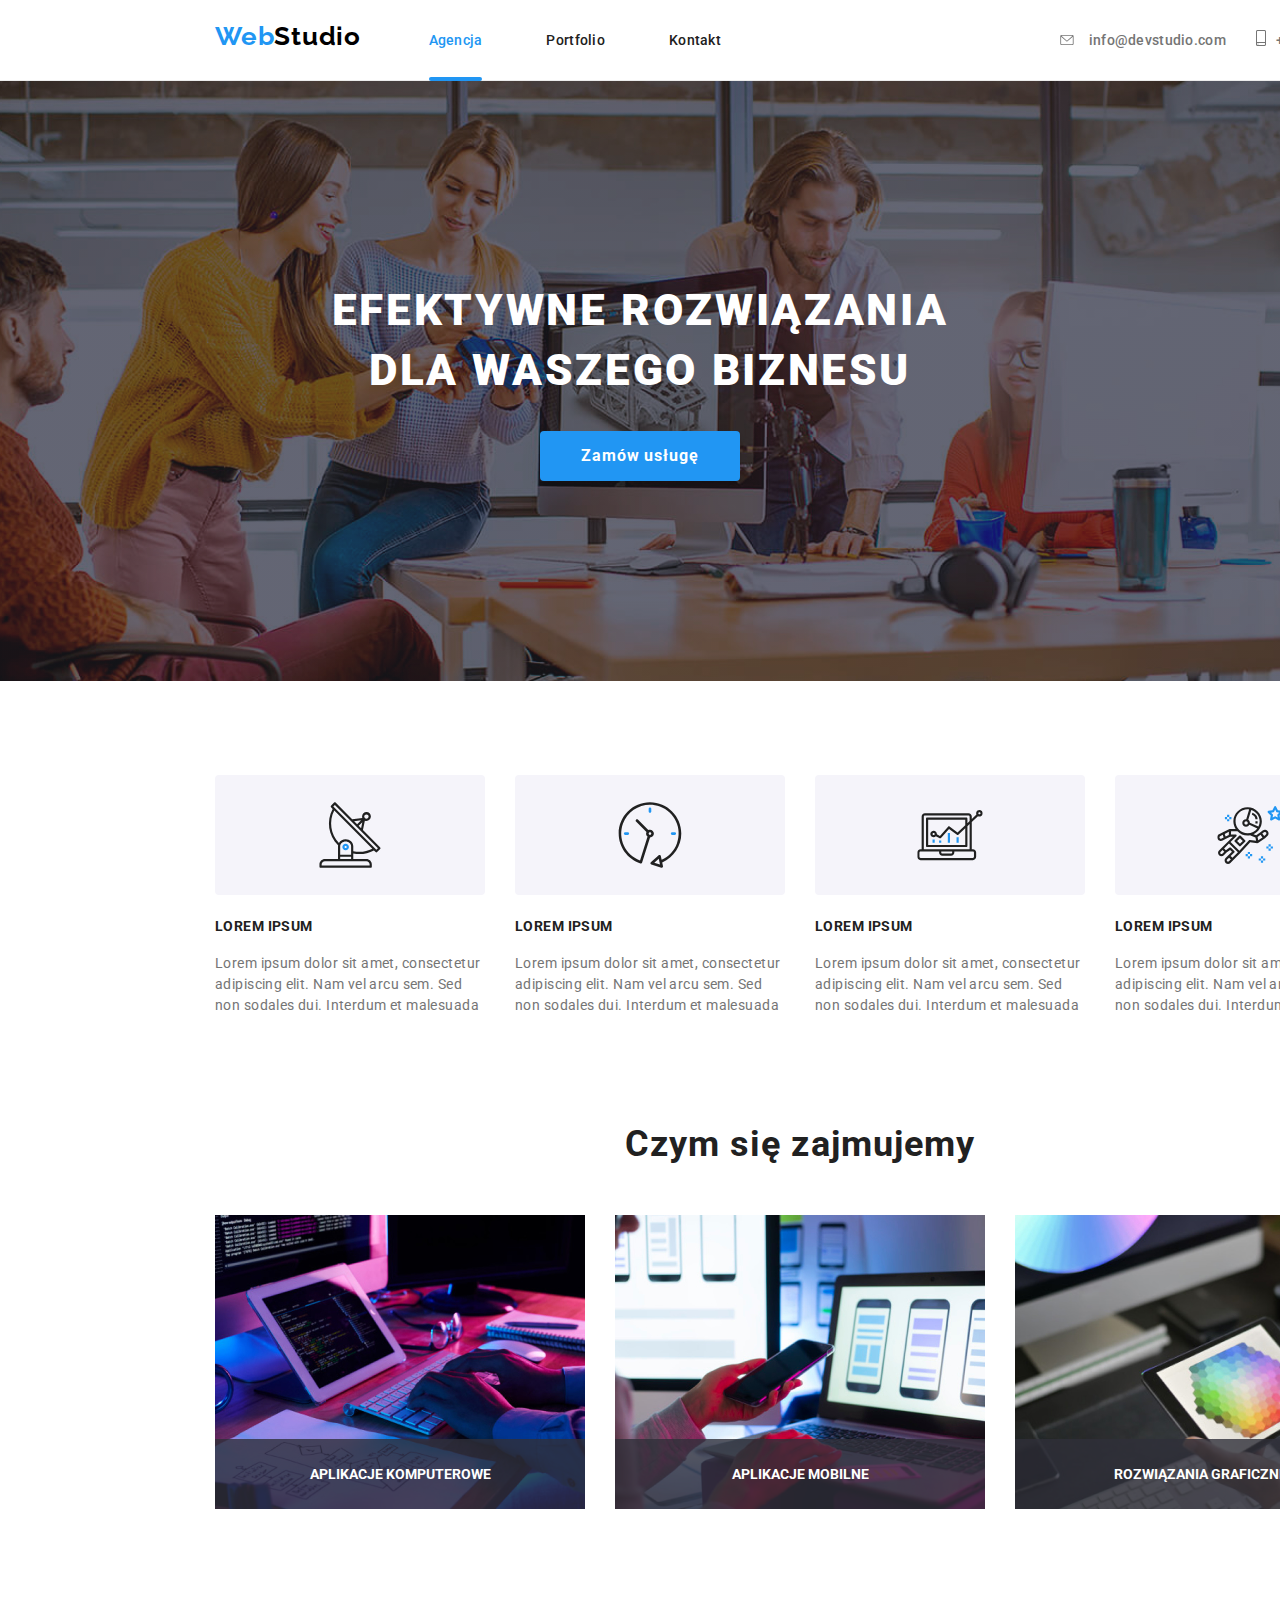
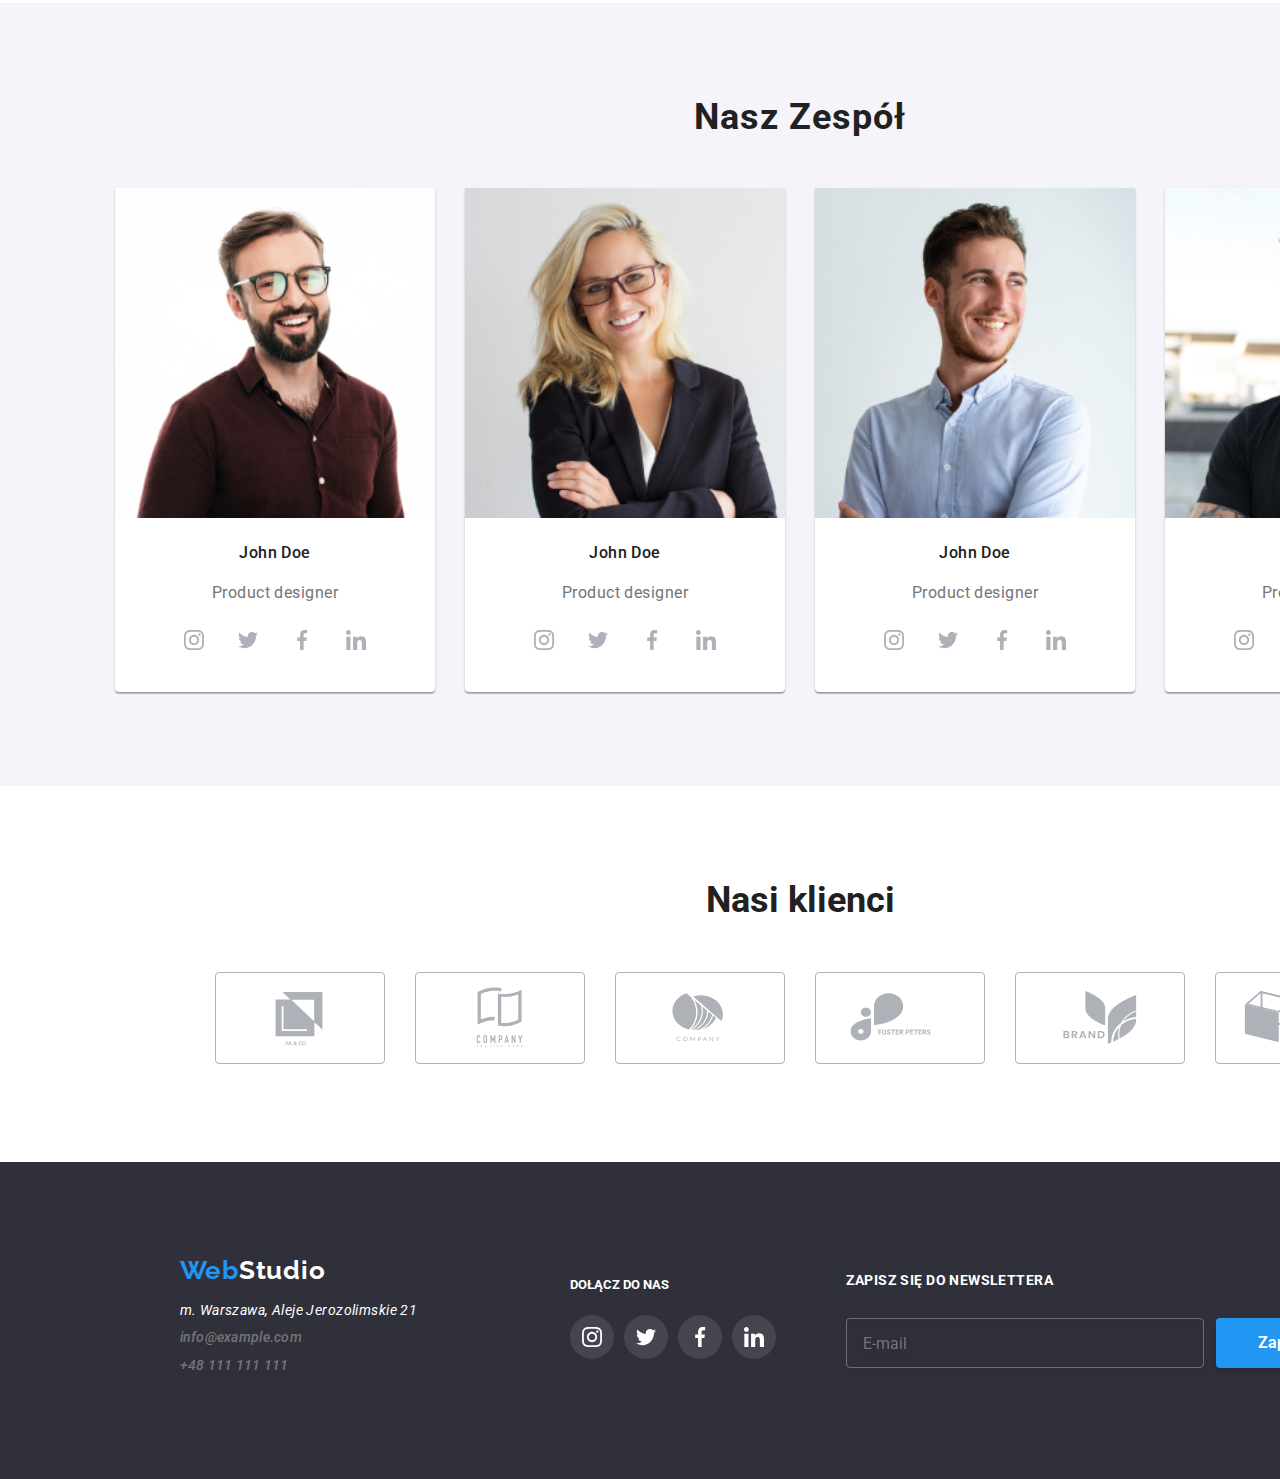
<file: index.html>
<!DOCTYPE html>
<html lang="pl">
  <head>
    <meta charset="UTF-8" />
    <meta name="viewport" content="width=device-width, initial-scale=1.0" />
    <link rel="stylesheet" href="./css/modern-normalize.css" />
    <link rel="stylesheet" href="./css/main.min.css" />
    <link rel="preconnect" href="https://fonts.googleapis.com" />
    <link rel="preconnect" href="https://fonts.gstatic.com" crossorigin />
    <link
      rel="stylesheet"
      href="https://fonts.googleapis.com/css2?family=Raleway:wght@700&family=Roboto:wght@400;500;700;900&display=swap"
    />

    <link
      href="https://fonts.googleapis.com/css2?family=Oleo+Script&display=swap"
      rel="stylesheet"
    />
    <title>Studio</title>
  </head>
  <body>
    <div class="backdrop is-hidden" data-modal>
      <div class="modal">
        <button class="close-btn" type="button" data-modal-close></button>
        <form class="order" name="order">
          <p>Zostaw swoje dane w formularzu poniżej</p>
          <label class="order__label">
            Imię
            <svg class="form__icon" width="12" height="12">
              <use href="./images/icons.svg#icon-person"></use>
            </svg>
            <input
              class="form__input"
              type="text"
              name="username"
              placeholder=" "
              required
            />
          </label>
          <label class="order__label">
            <svg class="form__icon" width="12" height="12">
              <use href="./images/icons.svg#icon-phone"></use>
            </svg>
            Telefon <input class="form__input" type="tel" name="phone" required
          /></label>
          <label class="order__label">
            <svg class="form__icon" width="12" height="12">
              <use href="./images/icons.svg#icon-email"></use>
            </svg>
            Email <input class="form__input" type="email" name="email" required
          /></label>
          <label class="order__label">
            Komentarz
            <textarea
              class="order__text"
              name="comment"
              placeholder="Wprowadz tekst"
            ></textarea>
          </label>

          <div class="checkbox-wrapper">
            <input
              id="policy"
              class="order__policy-check"
              name="policy"
              type="checkbox"
            />
            <label class="order__policy-label" for="policy">
              Oświadczam iż akceptuję <a href="./index.html">Regulamin</a> i
              <a href="./index.html">Politikę Prywatności</a>
            </label>
          </div>
          <button class="order__submit" type="submit">Wyślij</button>
        </form>
      </div>
    </div>

    <div class="menu-container js-menu-container" id="mobile-menu">
      <button class="menu-toggle js-close-menu">
        <svg
          fill="currentColor"
          viewBox="0 0 20 20"
          xmlns="http://www.w3.org/2000/svg"
          width="24"
          height="24"
        >
          <path
            fill-rule="evenodd"
            d="M4.293 4.293a1 1 0 011.414 0L10 8.586l4.293-4.293a1 1 0 111.414 1.414L11.414 10l4.293 4.293a1 1 0 01-1.414 1.414L10 11.414l-4.293 4.293a1 1 0 01-1.414-1.414L8.586 10 4.293 5.707a1 1 0 010-1.414z"
            clip-rule="evenodd"
          ></path>
        </svg>
      </button>

      <ul class="mobile-menu">
        <li><a href="./index.html" class="link selected">Agencja</a></li>
        <li><a href="./portfolio.html" class="link">Portfolio</a></li>
        <li><a href="./kontakt.html" class="link">Kontakt</a></li>
      </ul>

      <div class="menu-contact">
        <a class="menu-phone" href="tel:+48111111111">
          <span class="phone__number">+48 111 111 111</span>
        </a>

        <a class="menu-mail" href="mailto:info@devstudio.com">
          <span class="mail__address">info@devstudio.com</span>
        </a>

        <div class="menu-contact__socials">
          <ul class="menu-contact__socials-list">
            <li class="menu-contact__item"> <a href="./index.html">Instagram</a></li>
            <li class="menu-contact__item"><a href="./index.html">Twitter</a></li>
            <li class="menu-contact__item"><a href="./index.html">Facebook</a></li>
            <li class="menu-contact__item"><a href="./index.html">LinkedIn</a></li>
          </ul>
        </div>
      </div>
    </div>

    <header class="header">
      <div class="container">
        <div class="header__content-box">
          <div class="header__logo-nav-box">
            <a class="logo logo--header" href="./index.html">
              <span class="logo__web">Web</span>Studio
            </a>
            
            <button
              class="menu-toggle js-open-menu"
              aria-expanded="false"
              aria-controls="mobile-menu"
              >
              <svg
                width="24"
                height="24"
                fill="currentColor"
                viewBox="0 0 20 20"
                xmlns="http://www.w3.org/2000/svg"
              >
                  <path
                    fill-rule="evenodd"
                    d="M3 5a1 1 0 011-1h12a1 1 0 110 2H4a1 1 0 01-1-1zM3 10a1 1 0 011-1h12a1 1 0 110 2H4a1 1 0 01-1-1zM3 15a1 1 0 011-1h12a1 1 0 110 2H4a1 1 0 01-1-1z"
                    clip-rule="evenodd"
                  ></path>
              </svg>
            </button>

            <nav class="nav">
              <ul class="nav__list">
                <li class="nav__item">
                  <a class="nav__link nav__link--current" href="./index.html"
                    >Agencja</a
                  >
                </li>
                <li class="nav__item">
                  <a class="nav__link" href="./portfolio.html">Portfolio</a>
                </li>
                <li class="nav__item">
                  <a class="nav__link" href="./kontakt.html">Kontakt</a>
                </li>
              </ul>
            </nav>
            <div class="contact">
              <a class="mail" href="mailto:info@devstudio.com">
                <svg class="mail__icon" width="16" height="10">
                  <use href="./images/icons.svg#icon-envelope"></use>
                </svg>
                <span class="mail__address">info@devstudio.com</span>
              </a>
  
              <a class="phone" href="tel:+48111111111">
                <div class="icon-container">
                  <svg class="phone__icon" width="10" height="16">
                    <use href="./images/icons.svg#icon-smartphone"></use>
                  </svg>
                </div>
                <span class="phone__number">+48 111 111 111</span>
              </a>
            </div>
          </div>
        </div>
      </div>
    </header>

    <section class="title">
      <div class="container">
        <h1 class="title__header">EFEKTYWNE ROZWIĄZANIA DLA WASZEGO BIZNESU</h1>
        <button class="title__button" type="button" data-modal-open>
          Zamów usługę
        </button>
      </div>
    </section>

    <section class="content">
      <div class="container">
        <ul class="content__list">
          <li class="content__item">
            <div class="content__box">
              <svg
                class="content__icon"
                width="270"
                height="120"
                viewBox="0 0 60 110"
              >
                <use href="images/icons.svg#icon-antenna"></use>
              </svg>

              <h4 class="content__header">Lorem ipsum</h4>
              <p class="content__p">
                Lorem ipsum dolor sit amet, consectetur adipiscing elit. Nam vel
                arcu sem. Sed non sodales dui. Interdum et malesuada
              </p>
            </div>
          </li>
          <li class="content__item">
            <div class="content__box">
              <svg
                class="content__icon"
                width="270"
                height="120"
                viewBox="0 0 60 110"
              >
                <use href="images/icons.svg#icon-clock"></use>
              </svg>
              <h4 class="content__header">Lorem ipsum</h4>
              <p class="content__p">
                Lorem ipsum dolor sit amet, consectetur adipiscing elit. Nam vel
                arcu sem. Sed non sodales dui. Interdum et malesuada
              </p>
            </div>
          </li>
          <li class="content__item">
            <div class="content__box">
              <svg
                class="content__icon"
                height="120"
                width="270"
                viewBox="0 0 60 110"
              >
                <use href="images/icons.svg#icon-diagram"></use>
              </svg>
              <h4 class="content__header">Lorem ipsum</h4>
              <p class="content__p">
                Lorem ipsum dolor sit amet, consectetur adipiscing elit. Nam vel
                arcu sem. Sed non sodales dui. Interdum et malesuada
              </p>
            </div>
          </li>
          <li class="content__item">
            <div class="content__box">
              <svg
                class="content__icon"
                height="120"
                width="270"
                viewBox="0 0 60 110"
              >
                <use href="images/icons.svg#icon-astronaut"></use>
              </svg>
              <h4 class="content__header">Lorem ipsum</h4>
              <p class="content__p">
                Lorem ipsum dolor sit amet, consectetur adipiscing elit. Nam vel
                arcu sem. Sed non sodales dui. Interdum et malesuada
              </p>
            </div>
          </li>
        </ul>
      </div>
    </section>

    <section class="scope">
      <div class="container">
        <h2 class="scope__header">Czym się zajmujemy</h2>
        <ul class="scope__list">
          <li class="scope__item">
            <div class="scope__box">
              <img
                class="scope__img"
                src="./images/img1-370.jpg"
                srcset="
                ./images/img1-370.jpg 370w,
                ./images/img1-720.jpg 720w
                  "
                  sizes="370px"
                alt="Ręce oparte na klawiaturze w pozycji gotowej do pisania. Obok leży kartka z algorytmem"
                width="370"
                height="294"
              />
              <p>Aplikacje Komputerowe</p>
            </div>
          </li>
          <li class="scope__item">
            <div class="scope__box">
              <img
                class="scope__img"
                src="./images/img2-370.jpg"
                srcset="
                ./images/img2-370.jpg 370w,
                ./images/img2-720.jpg 720w
                  "
                  sizes="370px"
                alt="Ręce trzymające telefon przed ekranem laptopa, na którym wyświetlane są wzory układu elementów aplikacji"
                width="370"
                height="294"
              />
              <p>Aplikacje Mobilne</p>
            </div>
          </li>
          <li class="scope__item">
            <div class="scope__box">
              <img
                class="scope__img"
                src="./images/img3-370.jpg"
                srcset="
                ./images/img3-370.jpg 370w,
                ./images/img3-720.jpg 720w
                  "
                  sizes="370px"
                alt="Ręce trzymające tableta wyświetlającego palete kolorów"
                width="370"
                height="294"
              />
              <p>Rozwiązania Graficzne</p>
            </div>
          </li>
        </ul>
      </div>
    </section>

    <section class="team">
      <div class="container">
        <h2 class="team__header">Nasz Zespół</h2>
        <ul class="team__list">
          <li class="team__item">
            <img
              class="team__img"
              src="./images/person1-270.jpg"
              srcset="
                ./images/person1-270.jpg 370w,
                ./images/person1-540.jpg 720w
                  "
                  sizes="(min-width: 1200px) 270px, (min-width: 768px) 354px, 100vw"
              alt="Uśmiechnięty mężczyzna z krótkim zarostem w okularach i czerwonej koluszli"
              
            />
            <h4 class="team__name">John Doe</h4>
            <p class="team__job">Product designer</p>
            <ul class="team__sm">
              <li>
                <a class="team__link" href="./index.html">
                  <svg
                    class="team__icon"
                    height="44"
                    width="44"
                    viewBox="0 0 20 44"
                  >
                    <use href="images/icons.svg#icon-instagram"></use>
                  </svg>
                </a>
              </li>
              <li>
                <a class="team__link" href="./index.html">
                  <svg
                    class="team__icon"
                    height="44"
                    width="44"
                    viewBox="0 0 20 44"
                  >
                    <use href="images/icons.svg#icon-twitter"></use>
                  </svg>
                </a>
              </li>
              <li>
                <a class="team__link" href="./index.html"
                  ><svg
                    class="team__icon"
                    height="44"
                    width="44"
                    viewBox="0 0 20 44"
                  >
                    <use href="images/icons.svg#icon-fb"></use>
                  </svg>
                </a>
              </li>
              <li>
                <a class="team__link" href="./index.html"
                  ><svg
                    class="team__icon"
                    height="44"
                    width="44"
                    viewBox="0 0 20 44"
                  >
                    <use href="images/icons.svg#icon-li"></use>
                  </svg>
                </a>
              </li>
            </ul>
          </li>
          <li class="team__item">
            <img
              class="team__img"
              src="./images/person2-270.jpg"
              srcset="
                ./images/person2-270.jpg 370w,
                ./images/person2-540.jpg 720w
                  "
                  sizes="(min-width: 1200px) 270px, (min-width: 768px) 354px, 100vw"
              alt="Uśmiechnięta Kobieta w okularach i czarnej marynarce"
              
            />
            <h4 class="team__name">John Doe</h4>
            <p class="team__job">Product designer</p>
            <ul class="team__sm">
              <li>
                <a class="team__link" href="./index.html">
                  <svg
                    class="team__icon"
                    height="44"
                    width="44"
                    viewBox="0 0 20 44"
                  >
                    <use href="images/icons.svg#icon-instagram"></use>
                  </svg>
                </a>
              </li>
              <li>
                <a class="team__link" href="./index.html">
                  <svg
                    class="team__icon"
                    height="44"
                    width="44"
                    viewBox="0 0 20 44"
                  >
                    <use href="images/icons.svg#icon-twitter"></use>
                  </svg>
                </a>
              </li>
              <li>
                <a class="team__link" href="./index.html"
                  ><svg
                    class="team__icon"
                    height="44"
                    width="44"
                    viewBox="0 0 20 44"
                  >
                    <use href="images/icons.svg#icon-fb"></use>
                  </svg>
                </a>
              </li>
              <li>
                <a class="team__link" href="./index.html"
                  ><svg
                    class="team__icon"
                    height="44"
                    width="44"
                    viewBox="0 0 20 44"
                  >
                    <use href="images/icons.svg#icon-li"></use>
                  </svg>
                </a>
              </li>
            </ul>
          </li>
          <li class="team__item">
            <img
              class="team__img"
              src="./images/person3-270.jpg"
              srcset="
                ./images/person3-270.jpg 370w,
                ./images/person3-540.jpg 720w
                  "
                  sizes="(min-width: 1200px) 270px, (min-width: 768px) 354px, 100vw"
              alt="Uśmiechnięty mężczyzna w jasnoniebieskiej koszuli"
              
            />
            <h4 class="team__name">John Doe</h4>
            <p class="team__job">Product designer</p>
            <ul class="team__sm">
              <li>
                <a class="team__link" href="./index.html">
                  <svg
                    class="team__icon"
                    height="44"
                    width="44"
                    viewBox="0 0 20 44"
                  >
                    <use href="images/icons.svg#icon-instagram"></use>
                  </svg>
                </a>
              </li>
              <li>
                <a class="team__link" href="./index.html">
                  <svg
                    class="team__icon"
                    height="44"
                    width="44"
                    viewBox="0 0 20 44"
                  >
                    <use href="images/icons.svg#icon-twitter"></use>
                  </svg>
                </a>
              </li>
              <li>
                <a class="team__link" href="./index.html"
                  ><svg
                    class="team__icon"
                    height="44"
                    width="44"
                    viewBox="0 0 20 44"
                  >
                    <use href="images/icons.svg#icon-fb"></use>
                  </svg>
                </a>
              </li>
              <li>
                <a class="team__link" href="./index.html"
                  ><svg
                    class="team__icon"
                    height="44"
                    width="44"
                    viewBox="0 0 20 44"
                  >
                    <use href="images/icons.svg#icon-li"></use>
                  </svg>
                </a>
              </li>
            </ul>
          </li>
          <li class="team__item">
            <img
              class="team__img"
              src="./images/person4-270.jpg"
              srcset="
                ./images/person4-270.jpg 370w,
                ./images/person4-540.jpg 720w
                  "
                  sizes="(min-width: 1200px) 270px, (min-width: 768px) 354px, 100vw"
              alt="Mężczyzna z krótkim zarostem w okularach i czarnej koszulce"
              
            />
            <h4 class="team__name">John Doe</h4>
            <p class="team__job">Product designer</p>
            <ul class="team__sm">
              <li>
                <a class="team__link" href="./index.html">
                  <svg
                    class="team__icon"
                    height="44"
                    width="44"
                    viewBox="0 0 20 44"
                  >
                    <use href="images/icons.svg#icon-instagram"></use>
                  </svg>
                </a>
              </li>
              <li>
                <a class="team__link" href="./index.html">
                  <svg
                    class="team__icon"
                    height="44"
                    width="44"
                    viewBox="0 0 20 44"
                  >
                    <use href="images/icons.svg#icon-twitter"></use>
                  </svg>
                </a>
              </li>
              <li>
                <a class="team__link" href="./index.html"
                  ><svg
                    class="team__icon"
                    height="44"
                    width="44"
                    viewBox="0 0 20 44"
                  >
                    <use href="images/icons.svg#icon-fb"></use>
                  </svg>
                </a>
              </li>
              <li>
                <a class="team__link" href="./index.html"
                  ><svg
                    class="team__icon"
                    height="44"
                    width="44"
                    viewBox="0 0 20 44"
                  >
                    <use href="images/icons.svg#icon-li"></use>
                  </svg>
                </a>
              </li>
            </ul>
          </li>
        </ul>
      </div>
    </section>

    <section class="customers">
      <div class="container">
        <h2 class="customers__header">Nasi klienci</h2>
        <ul class="customers__list">
          <li>
            <a href="./index.html" class="customers__link">
              <svg
                class="customers__icon"
                width="170"
                height="92"
                viewBox="0 0 106 44"
              >
                <use href="images/icons.svg#icon-logo-1"></use>
              </svg>
            </a>
          </li>
          <li>
            <a href="./index.html" class="customers__link">
              <svg
                class="customers__icon"
                width="170"
                height="92"
                viewBox="0 0 106 44"
              >
                <use href="images/icons.svg#icon-logo-2"></use>
              </svg>
            </a>
          </li>
          <li>
            <a href="./index.html" class="customers__link">
              <svg
                class="customers__icon"
                width="170"
                height="92"
                viewBox="0 0 106 44"
              >
                <use href="images/icons.svg#icon-logo-3"></use>
              </svg>
            </a>
          </li>
          <li>
            <a href="./index.html" class="customers__link">
              <svg
                class="customers__icon"
                width="170"
                height="92"
                viewBox="0 0 106 44"
              >
                <use href="images/icons.svg#icon-logo-4"></use>
              </svg>
            </a>
          </li>
          <li>
            <a href="./index.html" class="customers__link">
              <svg
                class="customers__icon"
                width="170"
                height="92"
                viewBox="0 0 106 44"
              >
                <use href="images/icons.svg#icon-logo-5"></use>
              </svg>
            </a>
          </li>
          <li>
            <a href="./index.html" class="customers__link">
              <svg
                class="customers__icon"
                width="170"
                height="92"
                viewBox="0 0 106 44"
              >
                <use href="images/icons.svg#icon-logo-6"></use>
              </svg>
            </a>
          </li>
        </ul>
      </div>
    </section>

    <footer class="footer">
      <div class="container">
        <div class="footer__content">
          <div class="footer__column-1">
            <a class="logo logo--footer" href="./index.html">
              <span class="logo__web">Web</span>Studio
            </a>
            <address>
              <ul class="footer__list">
                <li class="footer__address">
                  m. Warszawa, Aleje Jerozolimskie 21
                </li>
                <li>
                  <a class="footer__mail" href="mailto:info@example.com">
                    info@example.com
                  </a>
                </li>
                <li>
                  <a class="footer__phone" href="tel:+48111111111">
                    +48 111 111 111
                  </a>
                </li>
              </ul>
            </address>
          </div>

          <section class="socials">
            <h5 class="socials__header">Dołącz do nas</h5>
            <ul class="socials__list-icons">
              <li>
                <a href="./index.html" class="socials__link">
                  <svg
                    class="socials__icon"
                    height="44"
                    width="44"
                    viewBox="0 0 20 44"
                  >
                    <use href="images/icons.svg#icon-instagram"></use>
                  </svg>
                </a>
              </li>
              <li>
                <a href="./index.html" class="socials__link">
                  <svg
                    class="socials__icon"
                    height="44"
                    width="44"
                    viewBox="0 0 20 44"
                  >
                    <use href="images/icons.svg#icon-twitter"></use>
                  </svg>
                </a>
              </li>
              <li>
                <a href="./index.html" class="socials__link">
                  <svg
                    class="socials__icon"
                    height="44"
                    width="44"
                    viewBox="0 0 20 44"
                  >
                    <use href="images/icons.svg#icon-fb"></use>
                  </svg>
                </a>
              </li>
              <li>
                <a href="./index.html" class="socials__link">
                  <svg
                    class="socials__icon"
                    height="44"
                    width="44"
                    viewBox="0 0 20 44"
                  >
                    <use href="images/icons.svg#icon-li"></use>
                  </svg>
                </a>
              </li>
            </ul>
          </section>
          <div class="footer__form">
            <form class="newsletter">
              <label class="newsletter__label" for="newsletter">
                Zapisz się do newslettera
              </label>
              <input
                id="newsletter"
                class="newsletter__input"
                name="newsletter"
                type="email"
                placeholder="E-mail"
              />
              <button class="newsletter__submit" type="submit">
                <span class="newsletter__button-text">Zapisz się</span>
                <svg class="newsletter__icon" width="24" height="24">
                  <use href="./images/icons.svg#icon-send"></use>
                </svg>
              </button>
            </form>
          </div>
        </div>
      </div>
    </footer>

    <script defer src="js/mobile-menu.js"></script>
    <script src="./js/modal.js"></script>
  </body>
</html>
</file>
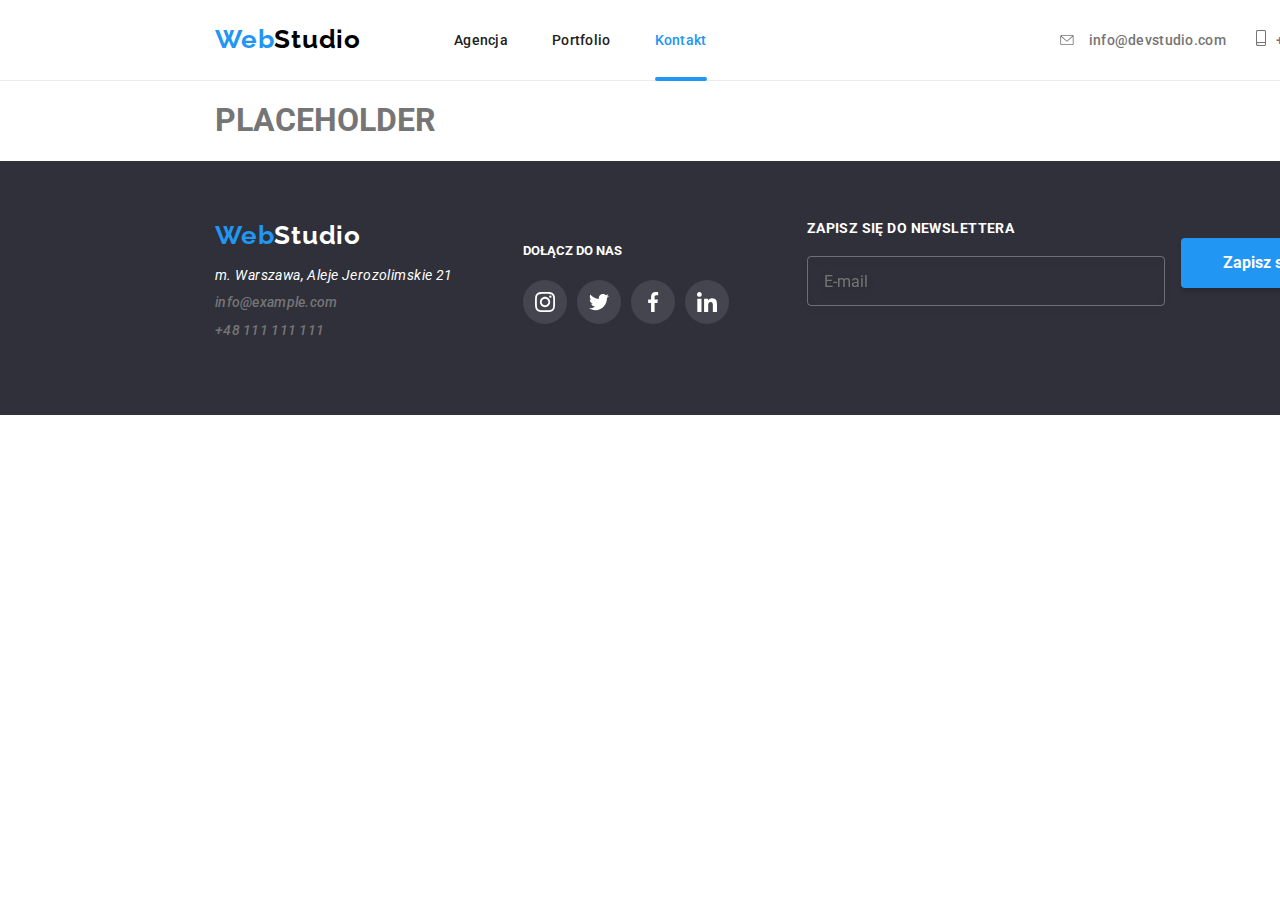
<file: kontakt.html>
<!DOCTYPE html>
<html lang="pl">
  <head>
    <meta charset="UTF-8" />
    <meta name="viewport" content="width=device-width, initial-scale=1.0" />
    <link rel="stylesheet" href="./css/styles.css" />
    <link rel="stylesheet" href="./css/modern-normalize.css" />
    <link rel="preconnect" href="https://fonts.googleapis.com" />
    <link rel="preconnect" href="https://fonts.gstatic.com" crossorigin />
    <link
      rel="stylesheet"
      href="https://fonts.googleapis.com/css2?family=Raleway&family=Roboto:wght@400;500;700;900&display=swap"
    />

    <link
      href="https://fonts.googleapis.com/css2?family=Oleo+Script&display=swap"
      rel="stylesheet"
    />
    <title>Studio</title>
  </head>
  <body id="agencja-page">
    <header class="header">
      <div class="container">
        <div class="header__content-box">
          <div class="header__logo-nav-box">
            <a class="logo logo--header" href="./index.html">
              <span class="logo__web">Web</span>Studio
            </a>
            <nav class="nav">
              <ul class="nav__list">
                <li class="nav__item">
                  <a class="nav__link" href="./index.html">Agencja</a>
                </li>
                <li class="nav__item">
                  <a class="nav__link" href="./portfolio.html">Portfolio</a>
                </li>
                <li class="nav__item">
                  <a class="nav__link nav__link--current" href="./kontakt.html"
                    >Kontakt</a
                  >
                </li>
              </ul>
            </nav>
          </div>
          <div class="contact">
            <a class="mail" href="mailto:info@devstudio.com">
              <svg class="mail__icon" width="16" height="10">
                <use href="./images/icons.svg#icon-envelope"></use>
              </svg>
              <span class="mail__address">info@devstudio.com</span>
            </a>

            <a class="phone" href="tel:+48111111111">
              <div class="icon-container">
                <svg class="phone__icon" width="10" height="16">
                  <use href="./images/icons.svg#icon-smartphone"></use>
                </svg>
              </div>
              <span class="phone__number">+48 111 111 111</span>
            </a>
          </div>
        </div>
      </div>
    </header>
    <main><h1 style="margin-left: 215px">PLACEHOLDER</h1></main>
    <footer class="footer">
      <div class="container">
        <div class="footer__content">
          <div class="footer__column-1">
            <a class="logo logo--footer" href="./index.html">
              <span class="logo__web">Web</span>Studio
            </a>
            <address>
              <ul class="footer__list">
                <li class="footer__address">
                  m. Warszawa, Aleje Jerozolimskie 21
                </li>
                <li>
                  <a class="footer__mail" href="mailto:info@example.com">
                    info@example.com
                  </a>
                </li>
                <li>
                  <a class="footer__phone" href="tel:+48111111111">
                    +48 111 111 111
                  </a>
                </li>
              </ul>
            </address>
          </div>

          <section class="socials">
            <h5 class="socials__header">Dołącz do nas</h5>
            <ul class="socials__list-icons">
              <li>
                <a href="./index.html" class="socials__link">
                  <svg
                    class="socials__icon"
                    height="44"
                    width="44"
                    viewBox="0 0 20 44"
                  >
                    <use href="images/icons.svg#icon-instagram"></use>
                  </svg>
                </a>
              </li>
              <li>
                <a href="./index.html" class="socials__link">
                  <svg
                    class="socials__icon"
                    height="44"
                    width="44"
                    viewBox="0 0 20 44"
                  >
                    <use href="images/icons.svg#icon-twitter"></use>
                  </svg>
                </a>
              </li>
              <li>
                <a href="./index.html" class="socials__link">
                  <svg
                    class="socials__icon"
                    height="44"
                    width="44"
                    viewBox="0 0 20 44"
                  >
                    <use href="images/icons.svg#icon-fb"></use>
                  </svg>
                </a>
              </li>
              <li>
                <a href="./index.html" class="socials__link">
                  <svg
                    class="socials__icon"
                    height="44"
                    width="44"
                    viewBox="0 0 20 44"
                  >
                    <use href="images/icons.svg#icon-li"></use>
                  </svg>
                </a>
              </li>
            </ul>
          </section>
          <div class="footer__form">
            <form class="newsletter">
              <label class="newsletter__label" for="newsletter">
                Zapisz się do newslettera
              </label>
              <input
                id="newsletter"
                class="newsletter__input"
                name="newsletter"
                type="email"
                placeholder="E-mail"
              />
              <button class="newsletter__submit" type="submit">
                <span class="newsletter__button-text">Zapisz się</span>
                <svg class="newsletter__icon" width="24" height="24">
                  <use href="./images/icons.svg#icon-send"></use>
                </svg>
              </button>
            </form>
          </div>
        </div>
      </div>
    </footer>
  </body>
</html>
</file>
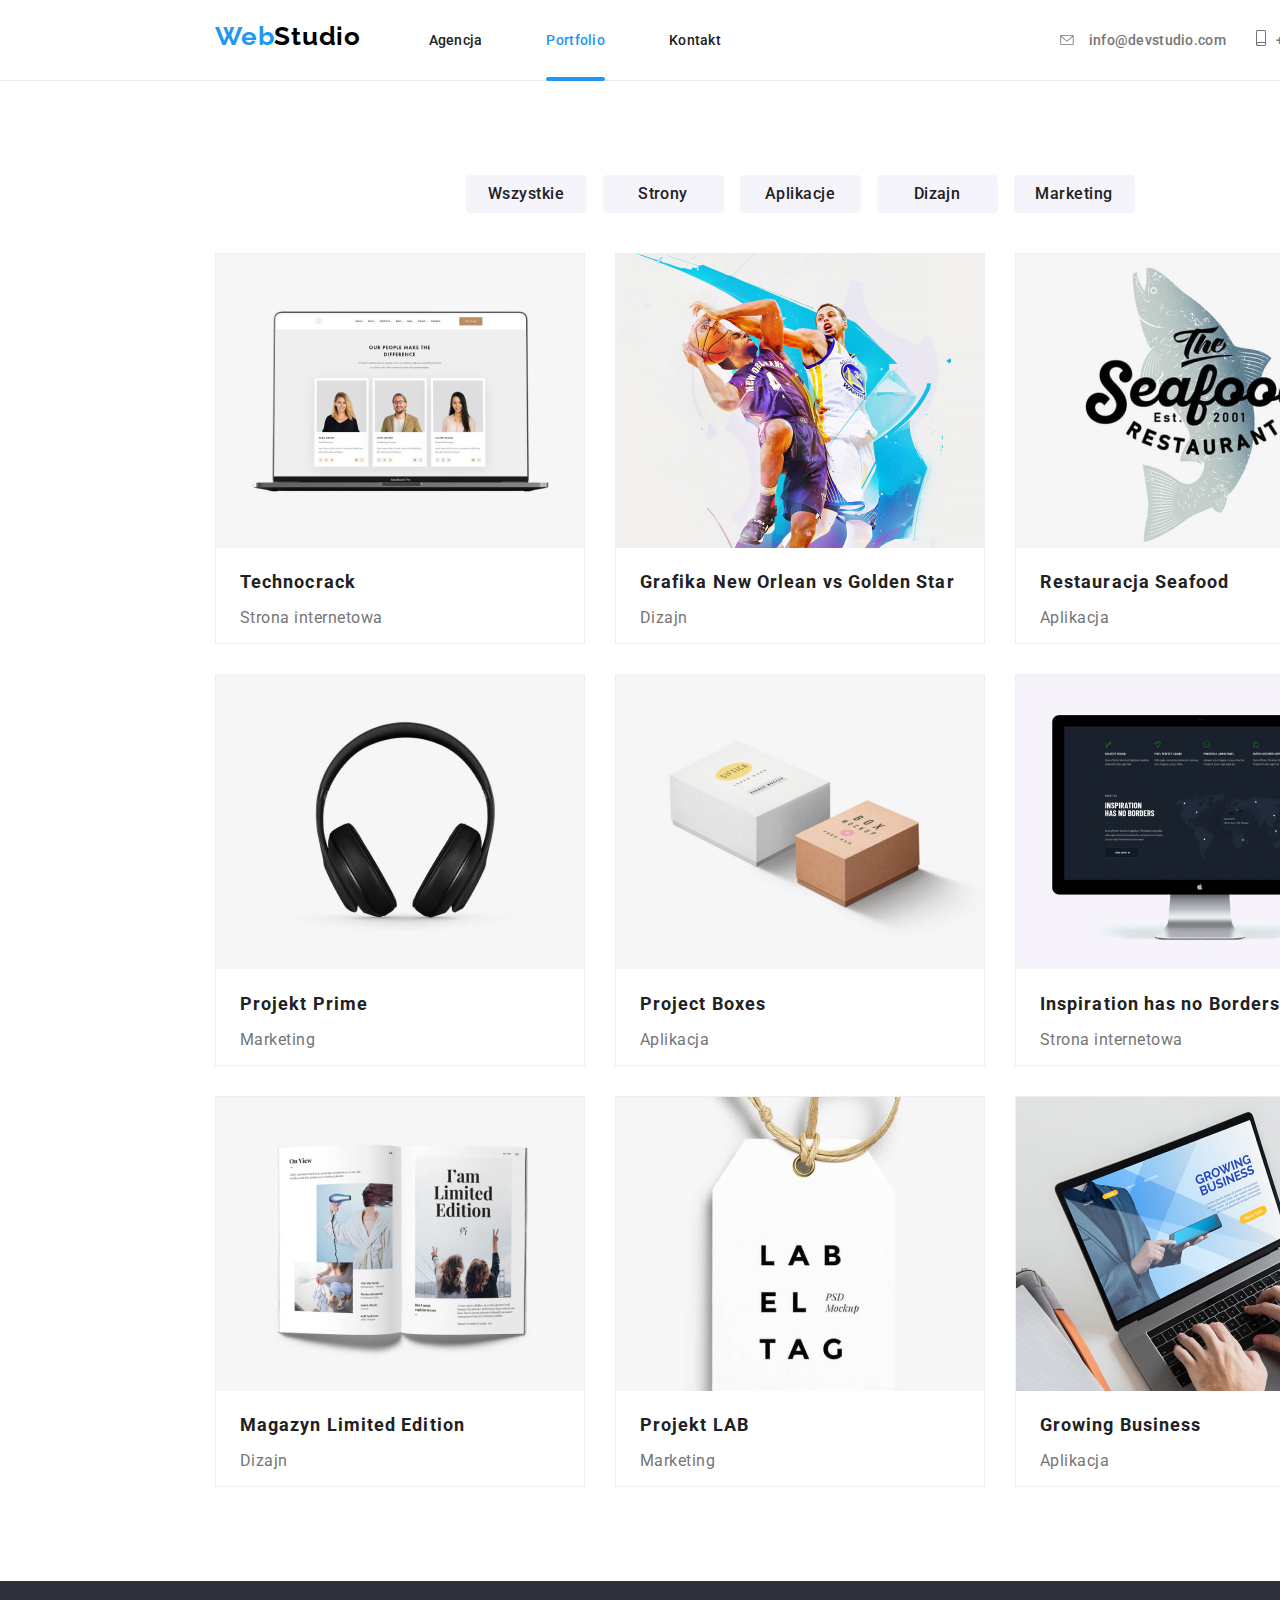
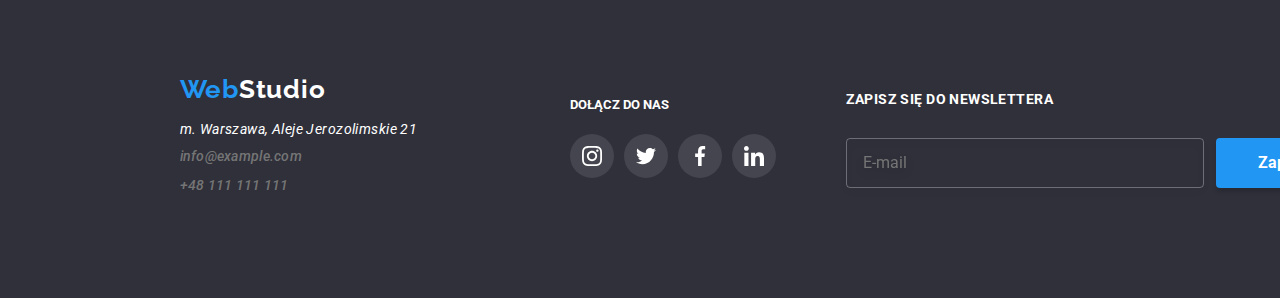
<file: portfolio.html>
<!DOCTYPE html>
<html lang="pl">
  <head>
    <meta charset="UTF-8" />
    <meta name="viewport" content="width=device-width, initial-scale=1.0" />
    <link rel="stylesheet" href="./css/main.min.css" />
    <link rel="stylesheet" href="./css/modern-normalize.css" />
    <link rel="preconnect" href="https://fonts.googleapis.com" />
    <link rel="preconnect" href="https://fonts.gstatic.com" crossorigin />
    <link
      href="https://fonts.googleapis.com/css2?family=Raleway&family=Roboto:wght@400;500;700;900&display=swap"
      rel="stylesheet"
    />
    <title>Studio</title>
  </head>
  <body id="portfolio-page">
    <div class="menu-container js-menu-container" id="mobile-menu">
      <button class="menu-toggle js-close-menu">
        <svg
          fill="currentColor"
          viewBox="0 0 20 20"
          xmlns="http://www.w3.org/2000/svg"
          width="24"
          height="24"
        >
          <path
            fill-rule="evenodd"
            d="M4.293 4.293a1 1 0 011.414 0L10 8.586l4.293-4.293a1 1 0 111.414 1.414L11.414 10l4.293 4.293a1 1 0 01-1.414 1.414L10 11.414l-4.293 4.293a1 1 0 01-1.414-1.414L8.586 10 4.293 5.707a1 1 0 010-1.414z"
            clip-rule="evenodd"
          ></path>
        </svg>
      </button>

      <ul class="mobile-menu">
        <li><a href="./index.html" class="link">Agencja</a></li>
        <li><a href="./portfolio.html" class="link selected">Portfolio</a></li>
        <li><a href="./kontakt.html" class="link">Kontakt</a></li>
      </ul>

      <div class="menu-contact">
        <a class="menu-phone" href="tel:+48111111111">
          <span class="phone__number">+48 111 111 111</span>
        </a>

        <a class="menu-mail" href="mailto:info@devstudio.com">
          <span class="mail__address">info@devstudio.com</span>
        </a>

        <div class="menu-contact__socials">
          <ul class="menu-contact__socials-list">
            <li class="menu-contact__item"> <a href="./index.html">Instagram</a></li>
            <li class="menu-contact__item"><a href="./index.html">Twitter</a></li>
            <li class="menu-contact__item"><a href="./index.html">Facebook</a></li>
            <li class="menu-contact__item"><a href="./index.html">LinkedIn</a></li>
          </ul>
        </div>
      </div>
    </div>

    <header class="header">
      <div class="container">
        <div class="header__content-box">
          <div class="header__logo-nav-box">
            <a class="logo logo--header" href="./index.html">
              <span class="logo__web">Web</span>Studio
            </a>
            
            <button
              class="menu-toggle js-open-menu"
              aria-expanded="false"
              aria-controls="mobile-menu"
              >
              <svg
                width="24"
                height="24"
                fill="currentColor"
                viewBox="0 0 20 20"
                xmlns="http://www.w3.org/2000/svg"
              >
                  <path
                    fill-rule="evenodd"
                    d="M3 5a1 1 0 011-1h12a1 1 0 110 2H4a1 1 0 01-1-1zM3 10a1 1 0 011-1h12a1 1 0 110 2H4a1 1 0 01-1-1zM3 15a1 1 0 011-1h12a1 1 0 110 2H4a1 1 0 01-1-1z"
                    clip-rule="evenodd"
                  ></path>
              </svg>
            </button>

            <nav class="nav">
              <ul class="nav__list">
                <li class="nav__item">
                  <a class="nav__link " href="./index.html"
                    >Agencja</a
                  >
                </li>
                <li class="nav__item">
                  <a class="nav__link nav__link--current" href="./portfolio.html">Portfolio</a>
                </li>
                <li class="nav__item">
                  <a class="nav__link" href="./kontakt.html">Kontakt</a>
                </li>
              </ul>
            </nav>
            <div class="contact">
              <a class="mail" href="mailto:info@devstudio.com">
                <svg class="mail__icon" width="16" height="10">
                  <use href="./images/icons.svg#icon-envelope"></use>
                </svg>
                <span class="mail__address">info@devstudio.com</span>
              </a>
  
              <a class="phone" href="tel:+48111111111">
                <div class="icon-container">
                  <svg class="phone__icon" width="10" height="16">
                    <use href="./images/icons.svg#icon-smartphone"></use>
                  </svg>
                </div>
                <span class="phone__number">+48 111 111 111</span>
              </a>
            </div>
          </div>
        </div>
      </div>
    </header>

    <main class="main">
      <div class="container">
        <ul class="filters">
          <li class="filters__item">
            <button class="filters__buttons" type="button">Wszystkie</button>
          </li>
          <li class="filters__item">
            <button class="filters__buttons" type="button">Strony</button>
          </li>
          <li class="filters__item">
            <button class="filters__buttons" type="button">Aplikacje</button>
          </li>
          <li class="filters__item">
            <button class="filters__buttons" type="button">Dizajn</button>
          </li>
          <li class="filters__item">
            <button class="filters__buttons" type="button">Marketing</button>
          </li>
        </ul>

        <ul class="products">
          <li class="products__item">
            <div class="products__container">
              <img
                src="./images/portfolio-1-370.jpg"
                srcset="
                ./images/portfolio-1-370.jpg 370w,
                ./images/portfolio-1-540.jpg 720w
                  "
                  sizes="(min-width: 1200px) 370px, (min-width: 768px) 354px, 100vw"
                alt="Laptop displaying employees profiles"
                
              />
              <div class="products__box">
                <p class="products__description">
                  Technocrack jest popularną platformą wykorzystywaną do
                  rozpowszechniania koronawirusa. Firmy wykorzystują tę
                  platformę do celów szpiegowskich i ataków na niezabezpieczone
                  serwery konkurencji
                </p>
              </div>
            </div>
            <h4 class="products__name">Technocrack</h4>
            <p class="products__tag">Strona internetowa</p>
          </li>
          <li class="products__item">
            <div class="products__container">
              <img
                src="./images/portfolio-2-370.jpg"
                srcset="
                ./images/portfolio-2-370.jpg 370w,
                ./images/portfolio-2-540.jpg 720w
                  "
                  sizes="(min-width: 1200px) 370px, (min-width: 768px) 354px, 100vw"
                alt="Two basketball players, one is trying to block a shot of the other"
                
              />

              <div class="products__box">
                <p class="products__description">
                  Technocrack jest popularną platformą wykorzystywaną do
                  rozpowszechniania koronawirusa. Firmy wykorzystują tę
                  platformę do celów szpiegowskich i ataków na niezabezpieczone
                  serwery konkurencji
                </p>
              </div>
            </div>
            <h4 class="products__name">Grafika New Orlean vs Golden Star</h4>
            <p class="products__tag">Dizajn</p>
          </li>
          <li class="products__item">
            <div class="products__container">
              <img
                src="./images/portfolio-3-370.jpg"
                srcset="
                ./images/portfolio-3-370.jpg 370w,
                ./images/portfolio-3-540.jpg 720w
                  "
                  sizes="(min-width: 1200px) 370px, (min-width: 768px) 354px, 100vw"
                alt="The Seafood restaurant logo with a fish in the back"
              
              />

              <div class="products__box">
                <p class="products__description">
                  Technocrack jest popularną platformą wykorzystywaną do
                  rozpowszechniania koronawirusa. Firmy wykorzystują tę
                  platformę do celów szpiegowskich i ataków na niezabezpieczone
                  serwery konkurencji
                </p>
              </div>
            </div>
            <h4 class="products__name">Restauracja Seafood</h4>
            <p class="products__tag">Aplikacja</p>
          </li>
          <li class="products__item">
            <div class="products__container">
              <img
                src="./images/portfolio-4-370.jpg"
                srcset="
                ./images/portfolio-4-370.jpg 370w,
                ./images/portfolio-4-540.jpg 720w
                  "
                  sizes="(min-width: 1200px) 370px, (min-width: 768px) 354px, 100vw"
                alt="Blach wireless headphones"
                
              />
              <div class="products__box">
                <p class="products__description">
                  Technocrack jest popularną platformą wykorzystywaną do
                  rozpowszechniania koronawirusa. Firmy wykorzystują tę
                  platformę do celów szpiegowskich i ataków na niezabezpieczone
                  serwery konkurencji
                </p>
              </div>
            </div>
            <h4 class="products__name">Projekt Prime</h4>
            <p class="products__tag">Marketing</p>
          </li>
          <li class="products__item">
            <div class="products__container">
              <img
                src="./images/portfolio-5-370.jpg"
                srcset="
                ./images/portfolio-5-370.jpg 370w,
                ./images/portfolio-5-540.jpg 720w
                  "
                  sizes="(min-width: 1200px) 370px, (min-width: 768px) 354px, 100vw"
                alt="Two boxes on a white background"
              
              />
              <div class="products__box">
                <p class="products__description">
                  Technocrack jest popularną platformą wykorzystywaną do
                  rozpowszechniania koronawirusa. Firmy wykorzystują tę
                  platformę do celów szpiegowskich i ataków na niezabezpieczone
                  serwery konkurencji
                </p>
              </div>
            </div>
            <h4 class="products__name">Project Boxes</h4>
            <p class="products__tag">Aplikacja</p>
          </li>
          <li class="products__item">
            <div class="products__container">
              <img
                src="./images/portfolio-6-370.jpg"
                srcset="
                ./images/portfolio-6-370.jpg 370w,
                ./images/portfolio-6-540.jpg 720w
                  "
                  sizes="(min-width: 1200px) 370px, (min-width: 768px) 354px, 100vw"
                alt="An Apple screen displaying a world map with a sign saying Inspiration has no borders"
                
              />
              <div class="products__box">
                <p class="products__description">
                  Technocrack jest popularną platformą wykorzystywaną do
                  rozpowszechniania koronawirusa. Firmy wykorzystują tę
                  platformę do celów szpiegowskich i ataków na niezabezpieczone
                  serwery konkurencji
                </p>
              </div>
            </div>
            <h4 class="products__name">Inspiration has no Borders</h4>
            <p class="products__tag">Strona internetowa</p>
          </li>
          <li class="products__item">
            <div class="products__container">
              <img
                src="./images/portfolio-7-370.jpg"
                srcset="
                ./images/portfolio-7-370.jpg 370w,
                ./images/portfolio-7-540.jpg 720w
                  "
                  sizes="(min-width: 1200px) 370px, (min-width: 768px) 354px, 100vw"
                alt="Limited edition of a magizne"
              
              />
              <div class="products__box">
                <p class="products__description">
                  Technocrack jest popularną platformą wykorzystywaną do
                  rozpowszechniania koronawirusa. Firmy wykorzystują tę
                  platformę do celów szpiegowskich i ataków na niezabezpieczone
                  serwery konkurencji
                </p>
              </div>
            </div>
            <h4 class="products__name">Magazyn Limited Edition</h4>
            <p class="products__tag">Dizajn</p>
          </li>
          <li class="products__item">
            <div class="products__container">
              <img
                src="./images/portfolio-8-370.jpg"
                srcset="
                ./images/portfolio-8-370.jpg 370w,
                ./images/portfolio-8-540.jpg 720w
                  "
                  sizes="(min-width: 1200px) 370px, (min-width: 768px) 354px, 100vw"
                alt="Label tag"
             
              />
              <div class="products__box">
                <p class="products__description">
                  Technocrack jest popularną platformą wykorzystywaną do
                  rozpowszechniania koronawirusa. Firmy wykorzystują tę
                  platformę do celów szpiegowskich i ataków na niezabezpieczone
                  serwery konkurencji
                </p>
              </div>
            </div>
            <h4 class="products__name">Projekt LAB</h4>
            <p class="products__tag">Marketing</p>
          </li>
          <li class="products__item">
            <div class="products__container">
              <img
                src="./images/portfolio-9-370.jpg"
                srcset="
                ./images/portfolio-9-370.jpg 370w,
                ./images/portfolio-9-540.jpg 720w
                  "
                  sizes="(min-width: 1200px) 370px, (min-width: 768px) 354px, 100vw"
                alt="Laptop displaying growing business website"
              
              />
              <div class="products__box">
                <p class="products__description">
                  Technocrack jest popularną platformą wykorzystywaną do
                  rozpowszechniania koronawirusa. Firmy wykorzystują tę
                  platformę do celów szpiegowskich i ataków na niezabezpieczone
                  serwery konkurencji
                </p>
              </div>
            </div>
            <h4 class="products__name">Growing Business</h4>
            <p class="products__tag">Aplikacja</p>
          </li>
        </ul>
      </div>
    </main>

    <footer class="footer">
      <div class="container">
        <div class="footer__content">
          <div class="footer__column-1">
            <a class="logo logo--footer" href="./index.html">
              <span class="logo__web">Web</span>Studio
            </a>
            <address>
              <ul class="footer__list">
                <li class="footer__address">
                  m. Warszawa, Aleje Jerozolimskie 21
                </li>
                <li>
                  <a class="footer__mail" href="mailto:info@example.com">
                    info@example.com
                  </a>
                </li>
                <li>
                  <a class="footer__phone" href="tel:+48111111111">
                    +48 111 111 111
                  </a>
                </li>
              </ul>
            </address>
          </div>

          <section class="socials">
            <h5 class="socials__header">Dołącz do nas</h5>
            <ul class="socials__list-icons">
              <li>
                <a href="./index.html" class="socials__link">
                  <svg
                    class="socials__icon"
                    height="44"
                    width="44"
                    viewBox="0 0 20 44"
                  >
                    <use href="images/icons.svg#icon-instagram"></use>
                  </svg>
                </a>
              </li>
              <li>
                <a href="./index.html" class="socials__link">
                  <svg
                    class="socials__icon"
                    height="44"
                    width="44"
                    viewBox="0 0 20 44"
                  >
                    <use href="images/icons.svg#icon-twitter"></use>
                  </svg>
                </a>
              </li>
              <li>
                <a href="./index.html" class="socials__link">
                  <svg
                    class="socials__icon"
                    height="44"
                    width="44"
                    viewBox="0 0 20 44"
                  >
                    <use href="images/icons.svg#icon-fb"></use>
                  </svg>
                </a>
              </li>
              <li>
                <a href="./index.html" class="socials__link">
                  <svg
                    class="socials__icon"
                    height="44"
                    width="44"
                    viewBox="0 0 20 44"
                  >
                    <use href="images/icons.svg#icon-li"></use>
                  </svg>
                </a>
              </li>
            </ul>
          </section>
          <div class="footer__form">
            <form class="newsletter">
              <label class="newsletter__label" for="newsletter">
                Zapisz się do newslettera
              </label>
              <input
                id="newsletter"
                class="newsletter__input"
                name="newsletter"
                type="email"
                placeholder="E-mail"
              />
              <button class="newsletter__submit" type="submit">
                <span class="newsletter__button-text">Zapisz się</span>
                <svg class="newsletter__icon" width="24" height="24">
                  <use href="./images/icons.svg#icon-send"></use>
                </svg>
              </button>
            </form>
          </div>
        </div>
      </div>
    </footer>

    <script defer src="js/mobile-menu.js"></script>
  </body>
</html>
</file>
<file: css/styles.css>
:root {
  --dark-font-color: #212121;
  --company-blue: #2196f3;
  --main-font-color: #757575;
  --opaque-bg-color: #2f303a66;
  --dark-background-color: #2f303a;
  --light-background-color: #f5f4fa;
  --list-border-color: #eeeeee;
  --white-color: #ffffff;
  --black-color: #000000;
  --header-border: #ececec;
  --icon-color: #afb1b8;
  --icon-border: #afb1b8;
  --black-opaque: rgba(255, 255, 255, 0.1);
  --grey-opaque: rgba(47, 48, 58, 0.8);
  --blue-opaque: rgba(33, 150, 243, 0.9);
  --transition-timing: cubic-bezier(0.4, 0, 0.2, 1);
}

body {
  font-family: "Roboto";
  color: var(--main-font-color);
}

ul {
  padding: 0;
  list-style: none;
}
.container {
  width: 1600px;
  margin: 0 auto;
}
.container > * {
  margin: 0 auto;
  width: fit-content;
}

.backdrop {
  position: fixed;
  width: 100%;
  height: 100%;
  background-color: rgba(0, 0, 0, 0.2);
  z-index: 1;

  transition-property: visibility, opacity;
  transition-duration: 0.25s;
  opacity: 1;
  visibility: visible;
}

.is-hidden {
  pointer-events: none;
  visibility: hidden;
  opacity: 0;
}

.modal {
  position: absolute;
  width: 528px;
  height: 581px;
  top: 50%;
  left: 50%;
  transform: translateX(-50%) translateY(-50%);
  background: var(--white-color);
  box-shadow: 0px 1px 3px rgba(0, 0, 0, 0.12), 0px 1px 1px rgba(0, 0, 0, 0.14),
    0px 2px 1px rgba(0, 0, 0, 0.2);
  border-radius: 4px;
}

.close-btn {
  width: 30px;
  height: 30px;
  border-radius: 50%;
  border: 1px solid rgba(0, 0, 0, 0.1);
  background: var(--white-color) url("../images/icons/close.svg") no-repeat;
  background-position: 50% 50%;
  position: absolute;
  top: 8px;
  left: 490px;
}

.close-btn:hover,
.close-btn:focus {
  cursor: pointer;
}

.order {
  display: flex;
  flex-wrap: wrap;
  justify-content: center;
  margin-top: 40px;
}

.order > p {
  font-weight: 700;
  font-size: 20px;
  line-height: 1.17;
  text-align: center;
  letter-spacing: 0.03em;
  color: var(--dark-font-color);
  margin: 0px auto 12px;
}

.order__label {
  width: 448px;
  margin-bottom: 4px;
  font-size: 12px;
  line-height: 1;
  position: relative;
}

.form__icon {
  width: 13px;
  height: 13px;
  fill: #000000;
  position: absolute;
  top: 31px;
  left: 15px;
  transition-property: fill, border-color;
  transition-duration: 0.25s;
  transition-timing-function: cubic-bezier(0.4, 0, 0.2, 1);
}

.order__label:focus-within .form__icon {
  fill: var(--company-blue);
}

.order__label:focus-within .form__input {
  outline: none;
  border-color: var(--company-blue);
}
.order__label:focus-within .order__text {
  outline: none;
  border-color: var(--company-blue);
}

.order > label:nth-child(-n + 4) > input {
  width: 448px;
  height: 40px;
  border: 1px solid rgba(33, 33, 33, 0.2);
  border-radius: 4px;
  margin-bottom: 10px;
  margin-top: 4px;
  padding-left: 42px;
}

.order__text {
  width: 448px;
  height: 120px;
  resize: none;
  border: 1px solid rgba(33, 33, 33, 0.2);
  border-radius: 4px;
  margin-bottom: 10px;
  margin-top: 4px;
  padding-left: 16px;
  padding-top: 12px;
  font-size: 12px;
  line-height: 1.17;
}

.order-submit {
  width: 200px;
  height: 50px;
  background: var(--company-blue);
  box-shadow: 0px 4px 4px rgba(0, 0, 0, 0.15);
  border-radius: 4px;
  border: none;
  color: white;
  margin-top: 30px;
}

.policy-label {
  margin-left: 15px;
  font-size: 14px;
  line-height: 1.71;
  letter-spacing: 0.03em;
  cursor: pointer;
  position: relative;
  width: 448px;
}

.policy-check {
  height: 16px;
  width: 16px;
  cursor: pointer;
  appearance: none;
}
.policy-label::before {
  display: block;
  position: absolute;
  left: -23px;
  top: 4px;
  content: "";
  width: 16px;
  height: 15px;
  border: 2px solid var(--dark-font-color);
  border-radius: 3px;
  transition-property: border, background-image;
  transition-duration: 0.25s;
  transition-timing-function: cubic-bezier(0.4, 0, 0.2, 1);
  background-repeat: no-repeat;
  background-size: auto 100%;
  background-position: center;
}

.policy-check:checked + .policy-label::before {
  border: none;
  background-image: url("../images/icons/check.svg");
}
.footer__form {
  width: 575px;
  margin-left: 78px;
  display: flex;
  flex-wrap: wrap;
}

.newsletter__input {
  width: 358px;
  height: 50px;

  border: 1px solid rgba(255, 255, 255, 0.3);
  filter: drop-shadow(0px 4px 4px rgba(0, 0, 0, 0.15));
  border-radius: 4px;
  margin-top: 20px;
  padding-left: 16px;
  background-color: transparent;
}

.newsletter__submit {
  width: 200px;
  height: 50px;
  background: var(--company-blue);
  box-shadow: 0px 4px 4px rgba(0, 0, 0, 0.15);
  border-radius: 4px;
  border: none;
  color: white;

  font-weight: 700;
  font-size: 16px;
  line-height: 1.88;

  margin-left: 12px;

  position: relative;
}

.newsletter__label {
  width: 358px;
  color: white;
  font-weight: 700;
  font-size: 14px;
  line-height: 1.12;
  letter-spacing: 0.03em;
  text-transform: uppercase;
  display: block;
}

.header {
  border-bottom: 1px solid var(--header-border);
}

.header > .container {
  height: 80px;
  display: flex;
  align-items: center;
  align-content: center;
}

.container > .header__content-box {
  width: 1170px;
  display: flex;
  justify-content: space-between;
}

.title > .container {
  height: 600px;
  display: flex;
  align-items: center;
  justify-content: center;
  flex-direction: column;
  background-color: var(--dark-background-color);
  background-image: linear-gradient(
      to bottom,
      var(--opaque-bg-color) 0%,
      var(--opaque-bg-color) 100%
    ),
    url(../images/Background-1.jpg);
  background-size: cover;
  padding-top: 94px;
  padding-bottom: 94px;
}

.content__icon {
  background-color: var(--light-background-color);
  border-radius: 4px;
}

.header__logo-nav-box {
  display: flex;
  align-items: center;
  justify-content: space-between;

  /* margin-left: 215px; */
}

.contact {
  display: flex;
  align-items: center;
  justify-content: space-between;
}

.title__header {
  width: 696px;

  font-weight: 900;
  font-size: 44px;
  line-height: 1.36;

  text-align: center;
  letter-spacing: 0.06em;
  text-transform: uppercase;
  color: var(--white-color);
}

.title__button {
  width: 200px;
  height: 50px;

  background: var(--company-blue);
  box-shadow: 0px 4px 4px rgba(0, 0, 0, 0.15);
  border-radius: 4px;
  border: none;

  color: var(--white-color);
  font-weight: 700;

  align-items: center;
  text-align: center;
  letter-spacing: 0.06em;
}

.title__button:hover {
  cursor: pointer;
}

.logo {
  font-family: "Raleway";
  text-decoration: none;
  font-weight: 700;
  font-size: 26px;
  letter-spacing: 0.03em;
}

.logo--header {
  margin-right: 93px;
  color: var(--black-color);
}

.logo--footer {
  margin-bottom: 20px;
  color: var(--white-color);
}

.logo__web {
  color: var(--company-blue);
}

.nav__item {
  display: inline;
  margin-right: 40px;
}

.nav__item:last-child {
  margin-right: 0;
}

.nav__link {
  text-decoration: none;
  font-weight: 500;
  font-size: 14px;
  letter-spacing: 0.02em;
  color: var(--dark-font-color);
}

.nav__link--current {
  color: var(--company-blue);
  position: relative;
}

.nav__link--current::after {
  border-radius: 4px;
  content: "";
  width: 100%;
  height: 4px;
  background-color: var(--company-blue);
  display: inline-block;
  position: absolute;
  top: 45px;
  left: 0;
}

.mail {
  text-decoration: none;
  color: var(--main-font-color);
  margin-right: 30px;
  font-weight: 500;
  font-size: 14px;
  letter-spacing: 0.02em;

  transition-property: color;
  transition-duration: 0.25s;
  transition-timing-function: var(--transition-timing);
}

.mail:hover {
  color: var(--company-blue);
  cursor: pointer;
}

.mail__icon {
  fill: var(--main-font-color);
  transition-property: fill;
  transition-duration: 0.25s;
  transition-timing-function: var(--transition-timing);
}

.mail:hover > .mail__icon,
.mail:focus > .mail__icon {
  fill: var(--company-blue);
}

.mail:focus {
  color: var(--company-blue);
}

.phone {
  display: inline-flex;
  align-items: center;

  text-decoration: none;
  color: var(--mian-font-color);
  font-weight: 500;
  font-size: 14px;
  letter-spacing: 0.02em;
  transition-property: color;
  transition-duration: 0.25s;
  transition-timing-function: var(--transition-timing);
}

.phone__number {
  margin-left: 10px;
}

.mail__address {
  margin-left: 10px;
}

.phone:hover {
  color: var(--company-blue);
  cursor: pointer;
}

.phone:focus {
  color: var(--company-blue);
}

.phone__icon {
  fill: var(--main-font-color);
  transition-property: fill;
  transition-duration: 0.25s;
  transition-timing-function: var(--transition-timing);
}

.phone:hover .phone__icon,
.phone:focus .phone__icon {
  fill: var(--company-blue);
}

.content {
  padding-top: 94px;
  padding-bottom: 94px;
}

.content__list {
  list-style-type: none;
}

.content__list {
  display: flex;
  gap: 30px;
}

.content__header {
  font-weight: 700;
  font-size: 14px;
  letter-spacing: 0.03em;
  text-transform: uppercase;

  color: var(--dark-font-color);
}
.content__p {
  width: 270px;

  font-weight: 400;
  font-size: 14px;
  line-height: 1.5;
  letter-spacing: 0.03em;
}

.scope {
  padding-bottom: 94px;
}

.scope__header {
  margin: auto;
  font-weight: 700;
  font-size: 36px;
  text-align: center;
  letter-spacing: 0.03em;

  color: var(--dark-font-color);
}

.scope__list {
  list-style-type: none;
  margin-top: 50px;
  display: flex;
  gap: 30px;
}

.scope__list > .scope__box > li:first-child {
  margin-left: 0;
}

.scope__box {
  width: 370px;
  height: 294px;
  position: relative;
}

.scope__box > p {
  background: var(--grey-opaque);
  color: var(--white-color);
  text-transform: uppercase;
  position: absolute;
  bottom: 0;
  width: 370px;
  height: 70px;
  margin: 0;
  display: flex;
  align-items: center;
  justify-content: center;
  font-weight: 700;
  font-size: 14px;
}

.team {
  padding-top: 94px;
  padding-bottom: 94px;

  background: var(--light-background-color);
}

.team__list {
  list-style-type: none;
  display: flex;
  gap: 30px;
  /* margin-left: 215px; */
  margin-top: 50px;
}

.team__header {
  margin: auto;
  font-weight: 700;
  font-size: 36px;
  text-align: center;
  letter-spacing: 0.03em;
  color: var(--dark-font-color);
}

.team__item {
  width: 270px;
  /* height: 368px; */

  box-shadow: 0px 1px 3px rgba(0, 0, 0, 0.12), 0px 1px 1px rgba(0, 0, 0, 0.14),
    0px 2px 1px rgba(0, 0, 0, 0.2);
  border-radius: 0px 0px 4px 4px;
  background: var(--white-color);
  padding-bottom: 30px;
}

.team__name {
  font-weight: 500;

  text-align: center;
  letter-spacing: 0.03em;

  color: var(--dark-font-color);
}

.team__job {
  font-weight: 400;

  text-align: center;
  letter-spacing: 0.03em;
}

.team__sm {
  display: flex;
  justify-content: flex-start;
  gap: 10px;
}
.team__sm > li {
  margin: 0;
}
.team__icon {
  fill: var(--icon-color);
  border-radius: 50%;
  transition-property: fill, background-color;
  transition-duration: 0.25s;
  transition-timing-function: var(--transition-timing);
}

.team__sm > li:first-child {
  margin-left: 32px;
}

.team__link:hover > .team__icon,
.team__link:focus > .team__icon {
  fill: white;
  background-color: var(--company-blue);
}

.customers > .container {
  /* padding: 94px 0 94px 215px; */
  padding: 94px 0;
}

.customers__header {
  margin: 0 auto 50px;
  text-align: center;
  font-weight: 700;
  font-size: 36px;
  color: var(--dark-font-color);
}

.customers__list {
  display: flex;
  gap: 30px;
}

.customers__icon {
  border: 1px solid var(--icon-border);
  border-radius: 4px;
  fill: var(--icon-color);
  transition-property: fill, border-color;
  transition-duration: 0.25s;
  transition-timing-function: var(--transition-timing);
}
.customers__icon:hover,
.customers__link:focus > .customers__icon {
  fill: var(--company-blue);
  border-color: var(--company-blue);
  cursor: pointer;
}

.footer {
  background: var(--dark-background-color);
}

.footer > .container > .footer__content {
  margin: 0 auto;
  width: 1170px;
  display: flex;
  justify-content: flex-start;
  padding: 60px 0;
}

.footer__list {
  list-style-type: none;
  padding-inline-start: 0px;
}

.footer__list > li {
  margin: 10px 0;
}

.footer__address {
  font-weight: 400;
  font-size: 14px;

  letter-spacing: 0.03em;

  color: var(--white-color);
}

.footer__mail {
  text-decoration: none;
  color: var(--mian-font-color);

  font-weight: 500;
  font-size: 14px;
  letter-spacing: 0.02em;
  transition-property: color;
  transition-duration: 0.25s;
  transition-timing-function: var(--transition-timing);
}

.footer__mail:hover {
  color: var(--company-blue);
}

.footer__mail:focus {
  color: var(--company-blue);
}

.footer__phone {
  text-decoration: none;
  color: var(--mian-font-color);

  font-weight: 500;
  font-size: 14px;
  letter-spacing: 0.02em;
  transition-property: color;
  transition-duration: 0.25s;
  transition-timing-function: var(--transition-timing);
}

.footer__phone:hover {
  color: var(--company-blue);
}

.footer__phone:focus {
  color: var(--company-blue);
}

.socials {
  display: inline;
  margin-left: 70px;
}

.socials__header {
  text-transform: uppercase;
  color: var(--white-color);
}

.socials__list-icons {
  display: flex;
  gap: 10px;
}

.socials__icon {
  fill: var(--white-color);
  background-color: var(--black-opaque);
  border-radius: 50%;
  transition-property: background-color;
  transition-duration: 0.25s;
  transition-timing-function: var(--transition-timing);
}

.socials__icon:hover,
.socials__link:focus > .socials__icon {
  background-color: var(--company-blue);
  cursor: pointer;
}

.newsletter__icon {
  position: absolute;
  top: 13px;
  left: 148px;
  /* margin-left: 24px;
                                                                margin-top: 13px; */
}

.newsletter__button-text {
  position: absolute;
  top: 10px;
  left: 42px;
}

.filters {
  list-style-type: none;
  justify-content: center;
  padding-inline-start: 0;
  margin-bottom: 50px;
}
.filters__item {
  display: inline;
  margin-left: 8px;
}
.filters__item:first-child {
  margin-left: 0;
}

.filters__buttons {
  width: 121px;
  height: 38px;

  background: var(--light-background-color);
  border-radius: 4px;

  font-weight: 500;

  text-align: center;
  letter-spacing: 0.03em;
  border: none;

  color: var(--dark-font-color);

  transition-property: background-color, box-shadow, color;
  transition-duration: 0.25s;
  transition-timing-function: var(--transition-timing);
}

.filters__buttons:hover,
.filters__buttons:focus {
  background: var(--company-blue);

  box-shadow: 0px 3px 1px rgba(0, 0, 0, 0.1), 0px 1px 2px rgba(0, 0, 0, 0.08),
    0px 2px 2px rgba(0, 0, 0, 0.12);

  cursor: pointer;
  color: var(--white-color);
}

.products {
  list-style-type: none;
  padding-inline-start: 0;
  display: flex;
  flex-wrap: wrap;
  gap: 30px;
  width: 1170px;
}

.products__item {
  width: 370px;
  height: 404px;
  position: relative;
  border: 1px solid var(--list-border-color);
  transition-property: box-shadow;
  transition-duration: 0.25s;
  transition-timing-function: var(--transition-timing);
}
.products__item:hover {
  box-shadow: 0px 1px 1px rgba(0, 0, 0, 0.12), 0px 4px 4px rgba(0, 0, 0, 0.06),
    1px 4px 6px rgba(0, 0, 0, 0.16);
}
.products__item:hover .products__box {
  transform: translate(0, 0);
}

.products__container {
  position: relative;
  width: 370px;
  height: 294px;
  overflow: hidden;
}

.products__box {
  position: absolute;
  top: 0;
  left: 0;
  display: flex;
  width: 370px;
  height: 294px;
  justify-content: center;
  align-items: center;
  background: var(--blue-opaque);
  transform: translate(0, 300px);
  transition-property: transform;
  transition-duration: 0.25s;
  transition-timing-function: var(--transition-timing);
}

.products__box > p {
  width: 301px;
  margin: 0 auto;

  color: var(--white-color);
  font-size: 18px;
  line-height: 1.56;
  text-align: left;
}

.products__name {
  font-weight: 700;
  font-size: 18px;
  margin: 20px 0px 8px 24px;

  letter-spacing: 0.06em;

  color: var(--dark-font-color);
}

.products__tag {
  font-weight: 400;
  margin-left: 24px;
  letter-spacing: 0.03em;
}
</file>
<file: css/main.min.css>
:root{--dark-font-color: #212121;--company-blue: #2196f3;--main-font-color: #757575;--opaque-bg-color: #2f303a66;--dark-background-color: #2f303a;--light-background-color: #f5f4fa;--list-border-color: #eeeeee;--white-color: #ffffff;--black-color: #000000;--header-border: #ececec;--icon-color: #afb1b8;--icon-border: #afb1b8;--black-opaque: rgba(255, 255, 255, 0.1);--grey-opaque: rgba(47, 48, 58, 0.8);--blue-opaque: rgba(33, 150, 243, 0.9);--transition-timing: cubic-bezier(0.4, 0, 0.2, 1);--dark-blue: rgb(53, 90, 255)}.logo{width:145px;height:35px;font-family:"Raleway";text-decoration:none;font-weight:700;font-size:26px;letter-spacing:.03em}.logo--header{margin-right:93px;color:var(--black-color)}.logo--footer{margin-bottom:20px;color:var(--white-color)}.logo__web{color:var(--company-blue)}.nav{display:none}.header{border-bottom:1px solid var(--header-border)}.header .contact{display:none}.header .menu{background-color:aqua;position:relative}.header .menu__icon{fill:#000;position:relative;top:0;left:0}.header .menu__icon:hover{fill:var(--company-blue);cursor:pointer}.header>.container{height:80px;display:-webkit-box;display:-ms-flexbox;display:flex;-webkit-box-align:center;-ms-flex-align:center;align-items:center;-ms-flex-line-pack:center;align-content:center;-webkit-box-pack:justify;-ms-flex-pack:justify;justify-content:space-between}.header>.container>.header__content-box{min-width:320px;width:auto;display:-webkit-box;display:-ms-flexbox;display:flex;-webkit-box-pack:justify;-ms-flex-pack:justify;justify-content:space-between}.header__logo-nav-box{min-width:320px;width:90vw;display:-webkit-box;display:-ms-flexbox;display:flex;-webkit-box-align:center;-ms-flex-align:center;align-items:center;-webkit-box-pack:justify;-ms-flex-pack:justify;justify-content:space-between}@media screen and (min-width: 768px)and (max-width: 1199px){.header .logo{margin-right:0}.header>.container>.header__content-box{width:738px}.header__logo-nav-box{-webkit-box-pack:justify;-ms-flex-pack:justify;justify-content:space-between}.header .contact{display:-webkit-box;display:-ms-flexbox;display:flex}.header .contact{display:-webkit-box;display:-ms-flexbox;display:flex;-webkit-box-orient:vertical;-webkit-box-direction:normal;-ms-flex-direction:column;flex-direction:column;gap:10px}.header .contact>a{width:100%}.header__logo-nav-box{width:738px;display:-webkit-box;display:-ms-flexbox;display:flex;-webkit-box-align:center;-ms-flex-align:center;align-items:center;-webkit-box-pack:justify;-ms-flex-pack:justify;justify-content:space-between}}@media screen and (min-width: 1200px){.header .logo{margin-right:0}.header>.container>.header__content-box{width:1170px}.header__logo-nav-box{-webkit-box-pack:justify;-ms-flex-pack:justify;justify-content:space-between}.header .contact{display:-webkit-box;display:-ms-flexbox;display:flex}.header .contact{display:-webkit-box;display:-ms-flexbox;display:flex;margin-left:270px}.header__logo-nav-box{width:1170px;display:-webkit-box;display:-ms-flexbox;display:flex;-webkit-box-align:center;-ms-flex-align:center;align-items:center;-webkit-box-pack:justify;-ms-flex-pack:justify;justify-content:space-between}}@media screen and (min-width: 768px)and (max-width: 1199px){.nav{display:-webkit-box;display:-ms-flexbox;display:flex}.nav__item{display:inline;margin-right:60px}.nav__item:last-child{margin-right:0}.nav__link{text-decoration:none;font-weight:500;font-size:14px;letter-spacing:.02em;color:var(--dark-font-color)}.nav__link--current{color:var(--company-blue);position:relative}.nav__link--current::after{border-radius:4px;content:"";width:100%;height:4px;background-color:var(--company-blue);display:inline-block;position:absolute;top:45px;left:0}}@media screen and (min-width: 1200px){.nav{display:-webkit-box;display:-ms-flexbox;display:flex}.nav__item{display:inline;margin-right:60px}.nav__item:last-child{margin-right:0}.nav__link{text-decoration:none;font-weight:500;font-size:14px;letter-spacing:.02em;color:var(--dark-font-color)}.nav__link--current{color:var(--company-blue);position:relative}.nav__link--current::after{border-radius:4px;content:"";width:100%;height:4px;background-color:var(--company-blue);display:inline-block;position:absolute;top:45px;left:0}}.contact{display:-webkit-box;display:-ms-flexbox;display:flex;-webkit-box-align:center;-ms-flex-align:center;align-items:center;-webkit-box-pack:justify;-ms-flex-pack:justify;justify-content:space-between}.mail{text-decoration:none;color:var(--main-font-color);margin-right:30px;font-weight:500;font-size:14px;letter-spacing:.02em;-webkit-transition-property:color;transition-property:color;-webkit-transition-duration:.25s;transition-duration:.25s;-webkit-transition-timing-function:var(--transition-timing);transition-timing-function:var(--transition-timing)}.mail:hover{color:var(--company-blue);cursor:pointer}.mail__icon{fill:var(--main-font-color);-webkit-transition-property:fill;transition-property:fill;-webkit-transition-duration:.25s;transition-duration:.25s;-webkit-transition-timing-function:var(--transition-timing);transition-timing-function:var(--transition-timing)}.mail:hover>.mail__icon{fill:var(--company-blue)}.mail:focus>.mail__icon{fill:var(--company-blue)}.mail:focus{color:var(--company-blue)}.mail__address{margin-left:10px}@media screen and (min-width: 768px)and (max-width: 1199px){.mail{margin:0}}.phone{display:-webkit-inline-box;display:-ms-inline-flexbox;display:inline-flex;-webkit-box-align:center;-ms-flex-align:center;align-items:center;text-decoration:none;color:var(--mian-font-color);font-weight:500;font-size:14px;letter-spacing:.02em;-webkit-transition-property:color;transition-property:color;-webkit-transition-duration:.25s;transition-duration:.25s;-webkit-transition-timing-function:var(--transition-timing);transition-timing-function:var(--transition-timing)}.phone__number{margin-left:10px}.phone:hover{color:var(--company-blue);cursor:pointer}.phone:focus{color:var(--company-blue)}.phone__icon{fill:var(--main-font-color);-webkit-transition-property:fill;transition-property:fill;-webkit-transition-duration:.25s;transition-duration:.25s;-webkit-transition-timing-function:var(--transition-timing);transition-timing-function:var(--transition-timing)}.phone:hover .phone__icon{fill:var(--company-blue)}.phone:focus .phone__icon{fill:var(--company-blue)}.footer{background:var(--dark-background-color)}.footer .container{background:var(--dark-background-color)}.footer .footer__content{margin:0 auto;min-width:320px;width:auto;display:-webkit-box;display:-ms-flexbox;display:flex;-ms-flex-wrap:wrap;flex-wrap:wrap;-webkit-box-pack:center;-ms-flex-pack:center;justify-content:center;gap:60px;padding:60px 0}.footer__column-1{display:block;text-align:center;min-width:320px;width:auto}.footer__list{list-style-type:none;-webkit-padding-start:0px;padding-inline-start:0px;margin-bottom:0}.footer__list>li{margin:10px 0}.footer__address{font-weight:400;font-size:14px;letter-spacing:.03em;color:var(--white-color)}.footer__mail{text-decoration:none;color:var(--mian-font-color);font-weight:500;font-size:14px;letter-spacing:.02em;-webkit-transition-property:color;transition-property:color;-webkit-transition-duration:.25s;transition-duration:.25s;-webkit-transition-timing-function:var(--transition-timing);transition-timing-function:var(--transition-timing)}.footer__mail:hover{color:var(--company-blue)}.footer__mail:focus{color:var(--company-blue)}.footer__phone{text-decoration:none;color:var(--mian-font-color);font-weight:500;font-size:14px;letter-spacing:.02em;-webkit-transition-property:color;transition-property:color;-webkit-transition-duration:.25s;transition-duration:.25s;-webkit-transition-timing-function:var(--transition-timing);transition-timing-function:var(--transition-timing)}.footer__phone:hover{color:var(--company-blue)}.footer__phone:focus{color:var(--company-blue)}.footer__form{min-width:320px;width:auto;display:-webkit-box;display:-ms-flexbox;display:flex;-ms-flex-wrap:wrap;flex-wrap:wrap;-webkit-box-pack:center;-ms-flex-pack:center;justify-content:center}@media screen and (min-width: 768px)and (max-width: 1199px){.footer .footer__content{width:738px}.footer__column-1{width:45%}}@media screen and (min-width: 1200px){.footer .footer__content{-ms-flex-wrap:nowrap;flex-wrap:nowrap;-webkit-box-align:center;-ms-flex-align:center;align-items:center;gap:70px;width:1170px;padding:94px 0}.footer__column-1{width:-webkit-fit-content;width:-moz-fit-content;width:fit-content;text-align:left}.footer__form{min-width:575px}}.socials{display:block;text-align:center;margin:0 auto}.socials__header{text-transform:uppercase;color:var(--white-color);margin-top:0}.socials__list-icons{display:-webkit-box;display:-ms-flexbox;display:flex;gap:10px;margin-bottom:0}.socials__icon{fill:var(--white-color);background-color:var(--black-opaque);border-radius:50%;-webkit-transition-property:background-color;transition-property:background-color;-webkit-transition-duration:.25s;transition-duration:.25s;-webkit-transition-timing-function:var(--transition-timing);transition-timing-function:var(--transition-timing)}.socials__icon:hover{background-color:var(--company-blue);cursor:pointer}.socials__link:focus>.socials__icon{background-color:var(--company-blue);cursor:pointer}@media screen and (min-width: 768px)and (max-width: 1199px){.socials{width:45%}.socials__list-icons{-webkit-box-pack:center;-ms-flex-pack:center;justify-content:center}}@media screen and (min-width: 1200px){.socials{margin:0;text-align:left}}.newsletter{display:-webkit-box;display:-ms-flexbox;display:flex;-ms-flex-wrap:wrap;flex-wrap:wrap;-webkit-box-pack:center;-ms-flex-pack:center;justify-content:center;min-width:320px;width:auto}.newsletter__icon{position:absolute;top:13px;left:148px}.newsletter__button-text{position:absolute;top:10px;left:42px}.newsletter__submit{width:200px;height:50px;margin-top:30px;background:var(--company-blue);-webkit-box-shadow:0px 4px 4px rgba(0,0,0,.15);box-shadow:0px 4px 4px rgba(0,0,0,.15);border-radius:4px;border:none;color:#fff;font-weight:700;font-size:16px;line-height:1.88;position:relative;-webkit-transition-property:background-color;transition-property:background-color;-webkit-transition-duration:.25s;transition-duration:.25s;-webkit-transition-timing-function:cubic-bezier(0.4, 0, 0.2, 1);transition-timing-function:cubic-bezier(0.4, 0, 0.2, 1)}.newsletter__submit:hover{text-decoration:underline;cursor:pointer;background-color:var(--dark-blue)}.newsletter__submit:hover .newsletter__button-text{text-decoration:underline}.newsletter__submit:focus{text-decoration:underline;cursor:pointer;background-color:var(--dark-blue)}.newsletter__submit:focus .newsletter__button-text{text-decoration:underline;cursor:pointer;background-color:var(--dark-blue)}.newsletter__submit .newsletter__button-text{-webkit-transition-property:background-color;transition-property:background-color;-webkit-transition-duration:.25s;transition-duration:.25s;-webkit-transition-timing-function:cubic-bezier(0.4, 0, 0.2, 1);transition-timing-function:cubic-bezier(0.4, 0, 0.2, 1)}.newsletter__label{width:358px;margin-bottom:30px;color:#fff;font-weight:700;font-size:14px;line-height:1.12;letter-spacing:.03em;text-transform:uppercase;display:block;text-align:center}.newsletter__input{width:450px;height:50px;border:1px solid rgba(255,255,255,.3);-webkit-filter:drop-shadow(0px 4px 4px rgba(0, 0, 0, 0.15));filter:drop-shadow(0px 4px 4px rgba(0, 0, 0, 0.15));border-radius:4px;padding-left:16px;background-color:rgba(0,0,0,0)}@media screen and (min-width: 1200px){.newsletter{-webkit-box-pack:start;-ms-flex-pack:start;justify-content:flex-start}.newsletter__label{text-align:left}.newsletter__input{width:358px}.newsletter__submit{margin-top:0;margin-left:12px}}.content{padding-top:60px;padding-bottom:60px}.content__list{display:-webkit-box;display:-ms-flexbox;display:flex;-ms-flex-wrap:wrap;flex-wrap:wrap;-webkit-box-pack:center;-ms-flex-pack:center;justify-content:center}.content__header{font-weight:700;font-size:14px;letter-spacing:.03em;text-transform:uppercase;text-align:center;color:var(--dark-font-color)}.content__p{font-weight:400;font-size:14px;line-height:1.5;letter-spacing:.03em;width:90vw}.content__icon{background-color:var(--light-background-color);border-radius:4px;width:90vw;height:120px}@media screen and (min-width: 768px){.content{padding-top:60px;padding-bottom:60px}.content__list{-webkit-box-pack:center;-ms-flex-pack:center;justify-content:center;gap:30px}.content__header{text-align:left}.content__p{width:354px}.content__icon{width:354px;height:120px}}@media screen and (min-width: 1200px){.content{padding-top:94px;padding-bottom:94px}.content__list{gap:30px}.content__p{width:270px}.content__icon{width:270px}}.scope{padding-bottom:94px}.scope__header{margin:auto;font-weight:700;font-size:36px;text-align:center;letter-spacing:.03em;color:var(--dark-font-color)}.scope .scope__list{list-style-type:none;margin-top:50px;display:-webkit-box;display:-ms-flexbox;display:flex;gap:30px}.scope__box{width:370px;height:294px;position:relative}.scope__box>p{background:var(--grey-opaque);color:var(--white-color);text-transform:uppercase;position:absolute;bottom:0;width:370px;height:70px;margin:0;display:-webkit-box;display:-ms-flexbox;display:flex;-webkit-box-align:center;-ms-flex-align:center;align-items:center;-webkit-box-pack:center;-ms-flex-pack:center;justify-content:center;font-weight:700;font-size:14px}@media screen and (max-width: 1199px){.scope{display:none}}.team{background:var(--light-background-color)}.team .container{padding-top:60px;padding-bottom:60px;background:var(--light-background-color)}.team .team__list{list-style-type:none;display:-webkit-box;display:-ms-flexbox;display:flex;gap:30px;-ms-flex-wrap:wrap;flex-wrap:wrap;-webkit-box-pack:center;-ms-flex-pack:center;justify-content:center;margin-top:50px}.team__header{margin:auto;font-weight:700;font-size:36px;text-align:center;letter-spacing:.03em;color:var(--dark-font-color)}.team__item{min-width:320px;width:auto;-webkit-box-shadow:0px 1px 3px rgba(0,0,0,.12),0px 1px 1px rgba(0,0,0,.14),0px 2px 1px rgba(0,0,0,.2);box-shadow:0px 1px 3px rgba(0,0,0,.12),0px 1px 1px rgba(0,0,0,.14),0px 2px 1px rgba(0,0,0,.2);border-radius:0px 0px 4px 4px;background:var(--white-color);padding-bottom:30px}.team__name{font-weight:500;text-align:center;letter-spacing:.03em;color:var(--dark-font-color)}.team__job{font-weight:400;text-align:center;letter-spacing:.03em}.team__sm{display:-webkit-box;display:-ms-flexbox;display:flex;-webkit-box-pack:center;-ms-flex-pack:center;justify-content:center;gap:10px}.team__sm>li{height:44px}.team__icon{fill:var(--icon-color);border-radius:50%;-webkit-transition-property:fill,background-color;transition-property:fill,background-color;-webkit-transition-duration:.25s;transition-duration:.25s;-webkit-transition-timing-function:var(--transition-timing);transition-timing-function:var(--transition-timing)}.team__link:hover>.team__icon{fill:#fff;background-color:var(--company-blue)}.team__link:focus>.team__icon{fill:#fff;background-color:var(--company-blue)}.team__img{min-width:320px;max-width:450px;width:93.75vw;min-height:330px;max-height:460px;height:95.83vw;-o-object-fit:cover;object-fit:cover}@media screen and (min-width: 768px)and (max-width: 1199px){.team .team__list{-ms-flex-wrap:wrap;flex-wrap:wrap;-webkit-box-pack:center;-ms-flex-pack:center;justify-content:center}.team__item{width:354px}.team__img{width:354px;height:374px}}@media screen and (min-width: 1200px){.team .container{padding-top:94px;padding-bottom:94px}.team .team__list{-webkit-box-pack:center;-ms-flex-pack:center;justify-content:center}.team__item{width:270px}.team__img{width:270px;height:260px}}.customers>.container{padding:60px 0}.customers .customers__header{margin:0 auto 50px;text-align:center;font-weight:700;font-size:36px;color:var(--dark-font-color)}.customers .customers__list{display:-webkit-box;display:-ms-flexbox;display:flex;-ms-flex-wrap:wrap;flex-wrap:wrap;-webkit-box-pack:center;-ms-flex-pack:center;justify-content:center;gap:30px}.customers__icon{border:1px solid var(--icon-border);border-radius:4px;fill:var(--icon-color);-webkit-transition-property:fill,border-color;transition-property:fill,border-color;-webkit-transition-duration:.25s;transition-duration:.25s;-webkit-transition-timing-function:var(--transition-timing);transition-timing-function:var(--transition-timing);width:210px}.customers__link:focus>.customers__icon{fill:var(--company-blue);border-color:var(--company-blue);cursor:pointer}.customers__link:hover>.customers__icon{fill:var(--company-blue);border-color:var(--company-blue);cursor:pointer}@media screen and (min-width: 768px)and (max-width: 1199px){.customers__icon{width:226px}}@media screen and (min-width: 1200px){.customers>.container{padding:94px 0}.customers .customers__icon{width:170px}}.backdrop{position:fixed;width:100%;height:100%;background-color:rgba(0,0,0,.2);z-index:1;-webkit-transition-property:visibility,opacity;transition-property:visibility,opacity;-webkit-transition-duration:.25s;transition-duration:.25s;opacity:1;visibility:visible}.is-hidden{pointer-events:none;visibility:hidden;opacity:0}.modal{position:absolute;max-width:450px;width:95vw;padding:5px;height:609px;top:50%;left:50%;-webkit-transform:translateX(-50%) translateY(-50%);transform:translateX(-50%) translateY(-50%);background:var(--white-color);-webkit-box-shadow:0px 1px 3px rgba(0,0,0,.12),0px 1px 1px rgba(0,0,0,.14),0px 2px 1px rgba(0,0,0,.2);box-shadow:0px 1px 3px rgba(0,0,0,.12),0px 1px 1px rgba(0,0,0,.14),0px 2px 1px rgba(0,0,0,.2);border-radius:4px}@media screen and (min-width: 1200px){.modal{width:528px;height:581px}}.close-btn{width:30px;height:30px;border-radius:50%;border:1px solid rgba(0,0,0,.1);background:var(--white-color) url("../images/icons/close.svg") no-repeat;background-position:50% 50%;position:absolute;top:8px;right:8px;-webkit-transition-property:background-color;transition-property:background-color;-webkit-transition-duration:.25s;transition-duration:.25s;-webkit-transition-timing-function:cubic-bezier(0.4, 0, 0.2, 1);transition-timing-function:cubic-bezier(0.4, 0, 0.2, 1)}.close-btn:hover{background-color:var(--light-background-color);cursor:pointer}.close-btn:focus{background-color:var(--light-background-color);cursor:pointer}@media screen and (min-width: 1200px){.close-btn{left:490px}}.order{display:-webkit-box;display:-ms-flexbox;display:flex;-ms-flex-wrap:wrap;flex-wrap:wrap;-webkit-box-pack:center;-ms-flex-pack:center;justify-content:center;margin-top:40px}.order__label{max-width:370px;width:95%;margin-bottom:4px;font-size:12px;line-height:1;position:relative}.order__text{max-width:370px;width:95%;height:120px;resize:none;border:1px solid rgba(33,33,33,.2);border-radius:4px;margin-bottom:10px;margin-top:4px;padding-left:16px;padding-top:12px;font-size:12px;line-height:1.17}.order__policy-label{margin-left:15px;font-size:12px;line-height:1.17;letter-spacing:.03em;cursor:pointer;position:relative;max-width:370px;width:95%}.order__policy-label::before{display:block;position:absolute;left:-23px;top:0px;content:"";width:16px;height:15px;border:2px solid var(--dark-font-color);border-radius:3px;-webkit-transition-property:border,background-image;transition-property:border,background-image;-webkit-transition-duration:.25s;transition-duration:.25s;-webkit-transition-timing-function:cubic-bezier(0.4, 0, 0.2, 1);transition-timing-function:cubic-bezier(0.4, 0, 0.2, 1);background-repeat:no-repeat;background-size:auto 100%;background-position:center}.order__policy-check{height:16px;width:16px;cursor:pointer;-webkit-appearance:none;-moz-appearance:none;appearance:none;position:relative;top:2px;left:12px}.order__submit{width:200px;height:50px;background:var(--company-blue);-webkit-box-shadow:0px 4px 4px rgba(0,0,0,.15);box-shadow:0px 4px 4px rgba(0,0,0,.15);border-radius:4px;border:none;color:#fff;margin-top:30px;-webkit-transition-property:background-color;transition-property:background-color;-webkit-transition-duration:.25s;transition-duration:.25s;-webkit-transition-timing-function:cubic-bezier(0.4, 0, 0.2, 1);transition-timing-function:cubic-bezier(0.4, 0, 0.2, 1)}.order__submit:hover,.order__submit :focus{text-decoration:underline;cursor:pointer;background-color:var(--dark-blue)}.order__label:focus-within .form__icon{fill:var(--company-blue)}.order__label:focus-within .form__input{outline:none;border-color:var(--company-blue)}.order__label:focus-within .order__text{outline:none;border-color:var(--company-blue)}.order>label:nth-child(-n+4)>input{max-width:370px;width:95%;height:40px;border:1px solid rgba(33,33,33,.2);border-radius:4px;margin-bottom:10px;margin-top:4px;padding-left:42px}.order>p{font-weight:700;font-size:20px;line-height:1.17;text-align:center;letter-spacing:.03em;color:var(--dark-font-color);margin:0px auto 12px;width:370px}.order__policy-check:checked+.order__policy-label::before{border:none;background-image:url("../images/icons/check.svg")}@media screen and (min-width: 1200px){.order{display:-webkit-box;display:-ms-flexbox;display:flex;-ms-flex-wrap:wrap;flex-wrap:wrap;-webkit-box-pack:center;-ms-flex-pack:center;justify-content:center;margin-top:40px}.order__label{width:448px;margin-bottom:4px;font-size:12px;line-height:1;position:relative}.order__text{width:448px;height:120px;resize:none;border:1px solid rgba(33,33,33,.2);border-radius:4px;margin-bottom:10px;margin-top:4px;padding-left:16px;padding-top:12px;font-size:12px;line-height:1.17}.order__policy-label{margin-left:15px;font-size:14px;line-height:1.71;letter-spacing:.03em;cursor:pointer;position:relative;width:448px}.order__policy-label::before{display:block;position:absolute;left:-23px;top:0px;content:"";width:16px;height:15px;border:2px solid var(--dark-font-color);border-radius:3px;-webkit-transition-property:border,background-image;transition-property:border,background-image;-webkit-transition-duration:.25s;transition-duration:.25s;-webkit-transition-timing-function:cubic-bezier(0.4, 0, 0.2, 1);transition-timing-function:cubic-bezier(0.4, 0, 0.2, 1);background-repeat:no-repeat;background-size:auto 100%;background-position:center}.order__policy-check{height:16px;width:16px;cursor:pointer;-webkit-appearance:none;-moz-appearance:none;appearance:none;position:relative;top:2px;left:12px}.order__submit{width:200px;height:50px;background:var(--company-blue);-webkit-box-shadow:0px 4px 4px rgba(0,0,0,.15);box-shadow:0px 4px 4px rgba(0,0,0,.15);border-radius:4px;border:none;color:#fff;margin-top:30px;-webkit-transition-property:background-color;transition-property:background-color;-webkit-transition-duration:.25s;transition-duration:.25s;-webkit-transition-timing-function:cubic-bezier(0.4, 0, 0.2, 1);transition-timing-function:cubic-bezier(0.4, 0, 0.2, 1)}.order__submit:hover,.order__submit :focus{text-decoration:underline;cursor:pointer;background-color:var(--dark-blue)}.order__label:focus-within .form__icon{fill:var(--company-blue)}.order__label:focus-within .form__input{outline:none;border-color:var(--company-blue)}.order__label:focus-within .order__text{outline:none;border-color:var(--company-blue)}.order>label:nth-child(-n+4)>input{width:448px;height:40px;border:1px solid rgba(33,33,33,.2);border-radius:4px;margin-bottom:10px;margin-top:4px;padding-left:42px}.order>p{font-weight:700;font-size:20px;line-height:1.17;text-align:center;letter-spacing:.03em;color:var(--dark-font-color);margin:0px auto 12px;width:100%}.order__policy-check:checked+.order__policy-label::before{border:none;background-image:url("../images/icons/check.svg")}}.order__policy-label>a{text-decoration:none}.order__policy-label>a:hover,.order__policy-label>a :focus{text-decoration:underline}.form__icon{width:13px;height:13px;fill:#000;position:absolute;top:31px;left:15px;-webkit-transition-property:fill,border-color;transition-property:fill,border-color;-webkit-transition-duration:.25s;transition-duration:.25s;-webkit-transition-timing-function:cubic-bezier(0.4, 0, 0.2, 1);transition-timing-function:cubic-bezier(0.4, 0, 0.2, 1)}.checkbox-wrapper{position:relative}.title{background-color:var(--dark-background-color)}.title .title__header{min-width:320px;width:auto;color:#fff;font-weight:900;font-size:26px;line-height:1.62;text-align:center;letter-spacing:.06em;text-transform:uppercase}.title>.container{min-width:320px;width:auto;height:400px;display:-webkit-box;display:-ms-flexbox;display:flex;-webkit-box-align:center;-ms-flex-align:center;align-items:center;-webkit-box-pack:center;-ms-flex-pack:center;justify-content:center;-webkit-box-orient:vertical;-webkit-box-direction:normal;-ms-flex-direction:column;flex-direction:column;gap:30px;background-image:-webkit-gradient(linear, left top, left bottom, from(var(--opaque-bg-color)), to(var(--opaque-bg-color))),url(../images/Background-1-1600.jpg);background-image:linear-gradient(to bottom, var(--opaque-bg-color) 0%, var(--opaque-bg-color) 100%),url(../images/Background-1-1600.jpg);background-position:50% 50%;background-size:cover;padding-top:94px;padding-bottom:94px}.container>.title__button{width:200px;height:50px;background:var(--company-blue);-webkit-box-shadow:0px 4px 4px rgba(0,0,0,.15);box-shadow:0px 4px 4px rgba(0,0,0,.15);border-radius:4px;border:none;color:var(--white-color);font-weight:700;-webkit-box-align:center;-ms-flex-align:center;align-items:center;text-align:center;letter-spacing:.06em;-webkit-transition-property:background-color;transition-property:background-color;-webkit-transition-duration:.25s;transition-duration:.25s;-webkit-transition-timing-function:cubic-bezier(0.4, 0, 0.2, 1);transition-timing-function:cubic-bezier(0.4, 0, 0.2, 1)}.container>.title__button:hover{text-decoration:underline;cursor:pointer;background:var(--dark-blue)}.container>.title__button:focus{text-decoration:underline;cursor:pointer;background:var(--dark-blue)}@media screen and (min-width: 768px)and (max-width: 1199px){.title>.container{min-width:768px}}@media screen and (min-width: 1200px){.title{background-color:var(--dark-background-color)}.title .title__header{width:696px;height:120px;font-weight:900;font-size:44px;line-height:1.36;text-align:center;letter-spacing:.06em;text-transform:uppercase;color:var(--white-color)}.title>.container{height:600px;max-width:1600px}}@media(min-device-pixel-ratio: 2),(-webkit-min-device-pixel-ratio: 2),(min-resolution: 192dpi),(min-resolution: 2dppx){.title>.container{background-image:-webkit-gradient(linear, left top, left bottom, from(var(--opaque-bg-color)), to(var(--opaque-bg-color))),url(../images/Background-1-3200.jpg);background-image:linear-gradient(to bottom, var(--opaque-bg-color) 0%, var(--opaque-bg-color) 100%),url(../images/Background-1-3200.jpg)}}.main .filters{min-width:320px;max-width:480px;width:90vw}.filters{display:-webkit-box;display:-ms-flexbox;display:flex;margin:0 auto;-ms-flex-wrap:wrap;flex-wrap:wrap;row-gap:15px;-webkit-column-gap:8px;-moz-column-gap:8px;column-gap:8px;-webkit-box-pack:start;-ms-flex-pack:start;justify-content:flex-start;-webkit-padding-start:0;padding-inline-start:0;padding:0 0 40px}.filters__buttons{width:121px;height:38px;background:var(--light-background-color);border-radius:4px;font-weight:500;text-align:center;letter-spacing:.03em;border:none;color:var(--dark-font-color);-webkit-transition-property:background-color,color,-webkit-box-shadow;transition-property:background-color,color,-webkit-box-shadow;transition-property:background-color,box-shadow,color;transition-property:background-color,box-shadow,color,-webkit-box-shadow;-webkit-transition-duration:.25s;transition-duration:.25s;-webkit-transition-timing-function:var(--transition-timing);transition-timing-function:var(--transition-timing)}.filters__buttons:focus{background:var(--company-blue);-webkit-box-shadow:0px 3px 1px rgba(0,0,0,.1),0px 1px 2px rgba(0,0,0,.08),0px 2px 2px rgba(0,0,0,.12);box-shadow:0px 3px 1px rgba(0,0,0,.1),0px 1px 2px rgba(0,0,0,.08),0px 2px 2px rgba(0,0,0,.12);cursor:pointer;color:var(--white-color)}.filters__buttons:hover{background:var(--company-blue);-webkit-box-shadow:0px 3px 1px rgba(0,0,0,.1),0px 1px 2px rgba(0,0,0,.08),0px 2px 2px rgba(0,0,0,.12);box-shadow:0px 3px 1px rgba(0,0,0,.1),0px 1px 2px rgba(0,0,0,.08),0px 2px 2px rgba(0,0,0,.12);cursor:pointer;color:var(--white-color)}@media screen and (min-width: 768px)and (max-width: 1199px){.main .filters{-ms-flex-wrap:nowrap;flex-wrap:nowrap;-webkit-box-pack:center;-ms-flex-pack:center;justify-content:center;width:738px;padding-bottom:30px}}@media screen and (min-width: 1200px){.main .filters{-ms-flex-wrap:nowrap;flex-wrap:nowrap;-webkit-box-pack:center;-ms-flex-pack:center;justify-content:center;width:1170px}.filters{-webkit-box-pack:center;-ms-flex-pack:center;justify-content:center;-webkit-padding-start:0;padding-inline-start:0}.filters__item{display:inline;margin-left:8px}.filters__item:first-child{margin-left:0}}.main{padding-top:60px;padding-bottom:60px}@media screen and (min-width: 1200px){.main{padding-top:94px;padding-bottom:94px}}.container>.products{min-width:320px;width:90vw}@media screen and (min-width: 768px)and (max-width: 1199px){.container>.products{width:738px}}@media screen and (min-width: 1200px){.container>.products{width:1170px}}.products{list-style-type:none;-webkit-padding-start:0;padding-inline-start:0;display:-webkit-box;display:-ms-flexbox;display:flex;-webkit-box-pack:center;-ms-flex-pack:center;justify-content:center;-ms-flex-wrap:wrap;flex-wrap:wrap;gap:30px}.products img{min-width:320px;max-width:450px;width:93.75vw;min-height:210px;max-height:294px;height:61.25vw;-o-object-fit:cover;object-fit:cover}.products__item{min-width:320px;width:auto;height:auto;position:relative;border:1px solid var(--list-border-color);-webkit-transition-property:-webkit-box-shadow;transition-property:-webkit-box-shadow;transition-property:box-shadow;transition-property:box-shadow, -webkit-box-shadow;-webkit-transition-duration:.25s;transition-duration:.25s;-webkit-transition-timing-function:var(--transition-timing);transition-timing-function:var(--transition-timing)}.products__item:hover{-webkit-box-shadow:0px 1px 1px rgba(0,0,0,.12),0px 4px 4px rgba(0,0,0,.06),1px 4px 6px rgba(0,0,0,.16);box-shadow:0px 1px 1px rgba(0,0,0,.12),0px 4px 4px rgba(0,0,0,.06),1px 4px 6px rgba(0,0,0,.16)}.products__item:hover .products__box{-webkit-transform:translate(0, 0);transform:translate(0, 0)}.products__container{position:relative;min-width:320px;max-width:450px;width:auto;overflow:hidden}.products__box{position:absolute;top:0;left:0;display:-webkit-box;display:-ms-flexbox;display:flex;min-width:320px;width:100%;height:100%;-webkit-box-pack:center;-ms-flex-pack:center;justify-content:center;-webkit-box-align:center;-ms-flex-align:center;align-items:center;background:var(--blue-opaque);-webkit-transform:translate(0, 600px);transform:translate(0, 600px);-webkit-transition-property:-webkit-transform;transition-property:-webkit-transform;transition-property:transform;transition-property:transform, -webkit-transform;-webkit-transition-duration:.25s;transition-duration:.25s;-webkit-transition-timing-function:var(--transition-timing);transition-timing-function:var(--transition-timing)}.products__box>p{width:301px;margin:0 auto;color:var(--white-color);font-size:18px;line-height:1.56;text-align:left}.products__name{font-weight:700;font-size:18px;margin:20px 0px 8px 24px;letter-spacing:.06em;color:var(--dark-font-color)}.products__tag{font-weight:400;margin-left:24px;letter-spacing:.03em}@media screen and (min-width: 768px)and (max-width: 1199px){.products{-webkit-box-pack:justify;-ms-flex-pack:justify;justify-content:space-between}.products img{width:354px;-o-object-fit:cover;object-fit:cover}.products__item{width:354px}.products__box{width:354px}}@media screen and (min-width: 1200px){.products img{width:370px;-o-object-fit:cover;object-fit:cover}.products__item{width:370px}.products__box{width:370px}}.menu{display:-webkit-box;display:-ms-flexbox;display:flex;padding:0;margin:0;list-style:none}@media(max-width: 767px){.menu{display:none}}.menu .link{padding:10px;color:#000;text-decoration:none}.menu .link:hover,.menu .link:focus{text-decoration:underline}.menu-toggle{min-height:40px;min-width:40px;display:-webkit-box;display:-ms-flexbox;display:flex;-webkit-box-align:center;-ms-flex-align:center;align-items:center;-webkit-box-pack:center;-ms-flex-pack:center;justify-content:center;margin:0;padding:0;background-color:rgba(0,0,0,0);cursor:pointer;border:none;border-radius:50%;outline:none}@media(min-width: 768px){.menu-toggle{display:none}}.menu-toggle:hover,.menu-toggle:focus{background-color:rgba(0,0,0,.1)}.menu-toggle:hover>svg,.menu-toggle:focus>svg{fill:var(--company-blue)}.menu-container{position:fixed;top:0;left:0;width:100vw;height:100vh;padding:32px;background-color:#fff;z-index:999;display:-webkit-box;display:-ms-flexbox;display:flex;-webkit-box-orient:vertical;-webkit-box-direction:normal;-ms-flex-direction:column;flex-direction:column;-webkit-box-pack:justify;-ms-flex-pack:justify;justify-content:space-between;-webkit-transform:translateX(150%);transform:translateX(150%);-webkit-transition:-webkit-transform 250ms ease-in-out;transition:-webkit-transform 250ms ease-in-out;transition:transform 250ms ease-in-out;transition:transform 250ms ease-in-out, -webkit-transform 250ms ease-in-out}.menu-container.is-open{-webkit-transform:translateX(0);transform:translateX(0)}.menu-container .menu-toggle{position:absolute;top:16px;right:16px;color:#000}.mobile-menu{padding:0;margin:0;list-style:none}.mobile-menu .link{display:block;padding:10px;font-weight:500;font-size:40px;line-height:1.17;letter-spacing:.02em;color:#000;text-decoration:none}.mobile-menu .link:hover,.mobile-menu .link:focus{text-decoration:underline}.mobile-menu .selected{color:var(--company-blue)}.menu-contact__item{display:inline;width:-webkit-fit-content;width:-moz-fit-content;width:fit-content}.menu-contact__item:not(:first-child){margin-left:10px}.menu-contact__item:not(:last-child){padding-right:10px;border-right:1px solid rgba(33,33,33,.2)}.menu-contact__item>a{width:85px;height:22px;font-weight:500;font-size:18px;line-height:1.22;text-decoration:none;letter-spacing:.02em;color:var(--company-blue)}.menu-contact__item>a:hover,.menu-contact__item>a :focus{text-decoration:underline}.menu-contact{display:-webkit-box;display:-ms-flexbox;display:flex;-webkit-box-orient:vertical;-webkit-box-direction:normal;-ms-flex-direction:column;flex-direction:column;gap:32px}.menu-phone{font-weight:500;font-size:34px;line-height:1.17;letter-spacing:.02em;text-decoration:none;color:var(--company-blue)}.menu-phone:hover,.menu-phone :focus{text-decoration:underline}.menu-mail{width:231px;height:28px;text-decoration:none;font-weight:500;font-size:24px;line-height:28px;letter-spacing:.02em;color:var(--main-font-color);margin-bottom:32px}.menu-mail:hover,.menu-mail :focus{text-decoration:underline}body{font-family:"Roboto";color:var(--main-font-color)}@media screen and (max-width: 1199px){body{overflow-x:hidden}}ul{padding:0;list-style:none}img{-o-object-fit:cover;object-fit:cover}.container>*{margin:0 auto;width:-webkit-fit-content;width:-moz-fit-content;width:fit-content}.container{width:auto;margin:0 auto}@media screen and (min-width: 768px){.container{width:768px;margin:0 auto}}@media screen and (min-width: 1200px){.container{width:1600px;margin:0 auto}}/*# sourceMappingURL=main.min.css.map */
</file>
